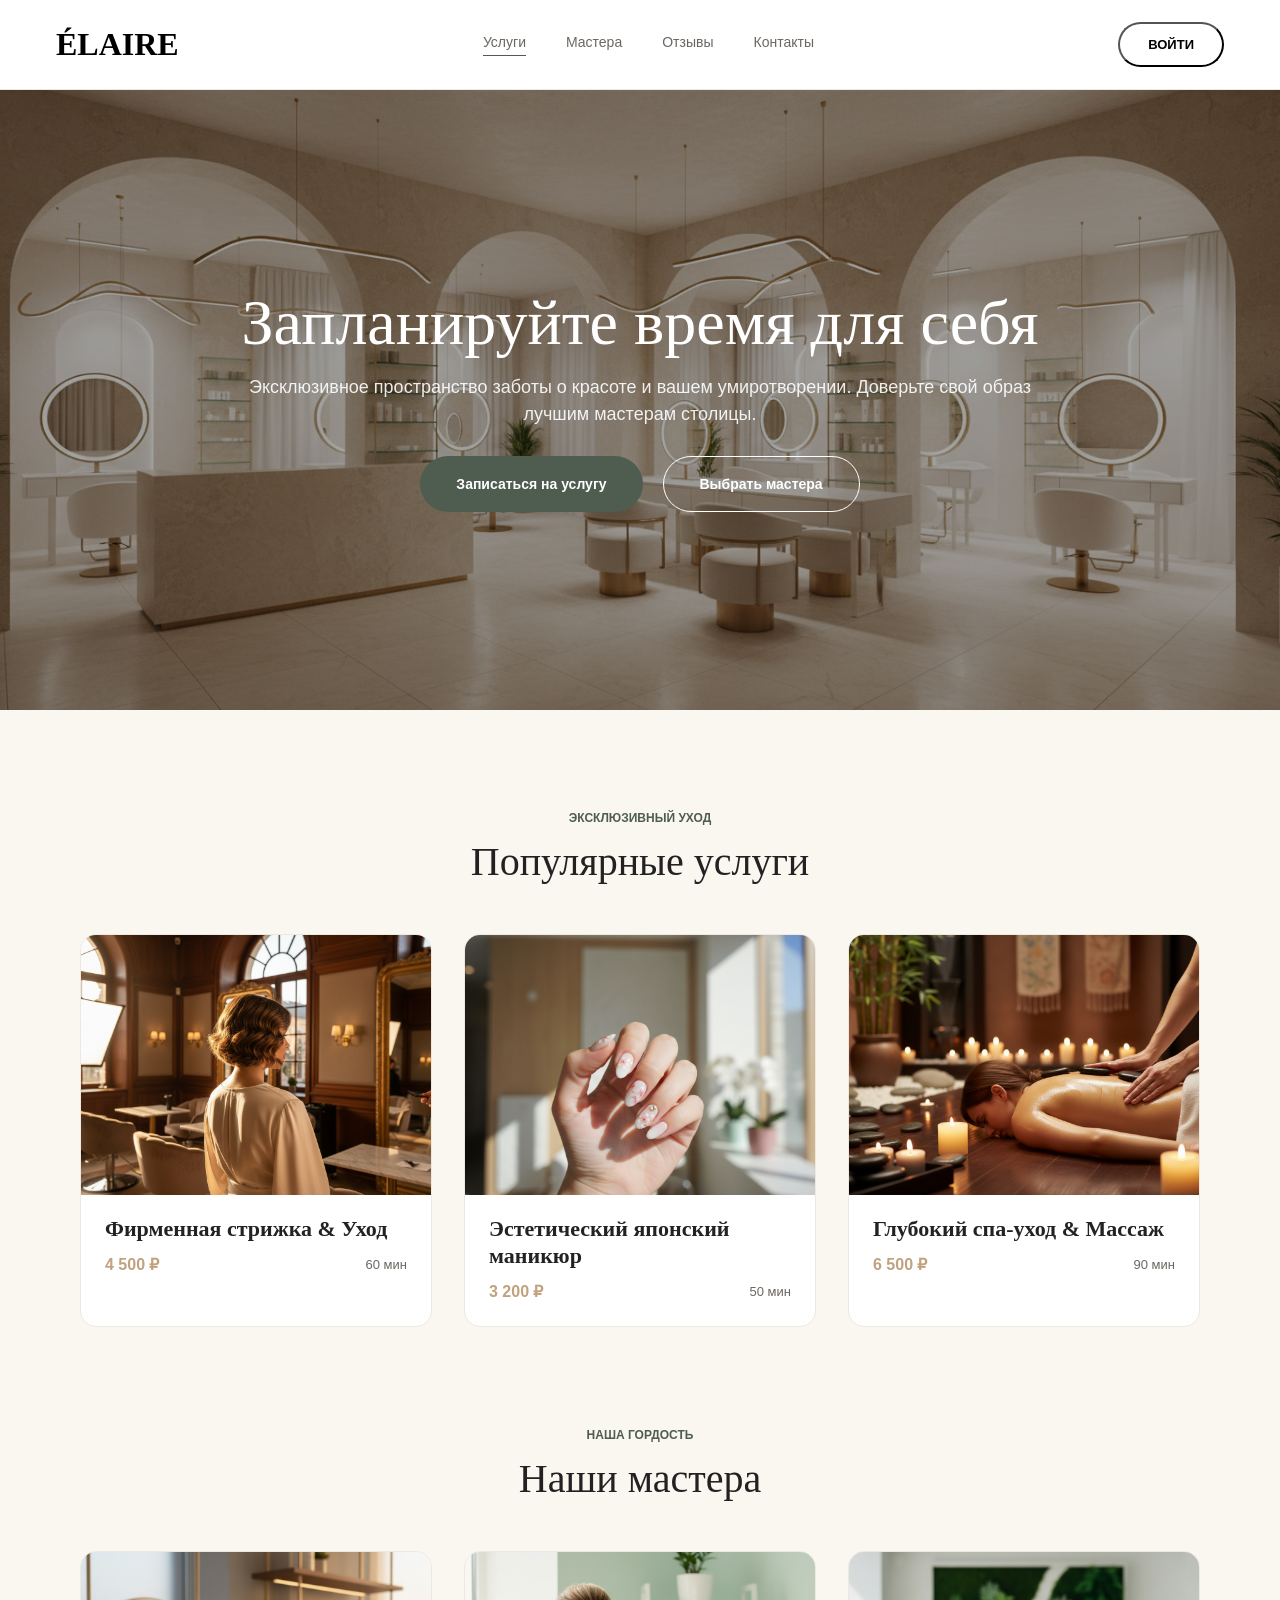
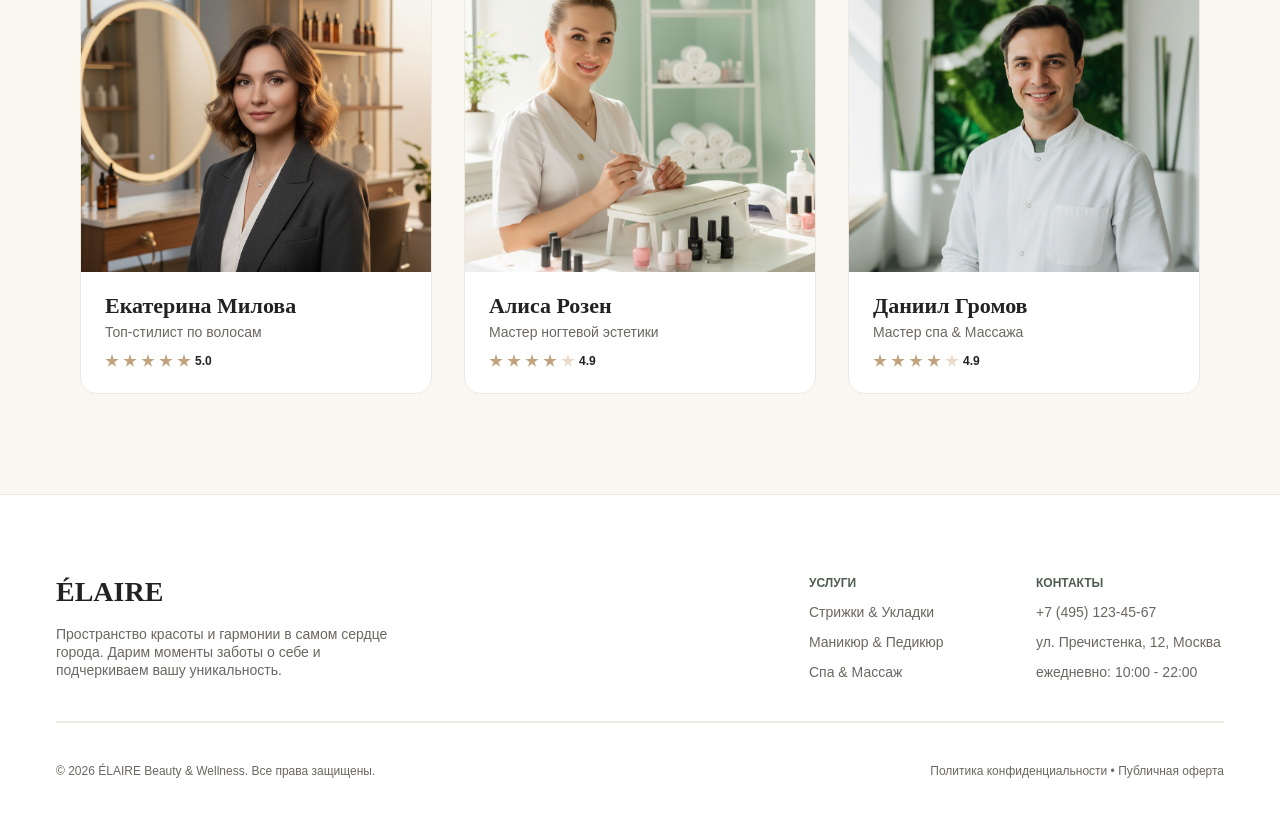
<file: frontend-1-complete/index.html>
<!DOCTYPE html>
<html lang="ru">
  <head>
    <meta charset="UTF-8" />
    <link rel="icon" type="image/svg+xml" href="/favicon.svg" />
    <meta name="viewport" content="width=device-width, initial-scale=1.0" />
    <title>ÉLAIRE — Салон услуг</title>
    <link rel="stylesheet" href="home.css" />
  </head>
  <body>
    <div class="page">
      <!-- header -->
      <header class="header">
        <div class="logo">
          <span class="logo-text">ÉLAIRE</span>
        </div>
        <nav class="nav-links">
          <div class="nav-item active"><a href="#">Услуги</a></div>
          <div class="nav-item"><a href="#">Мастера</a></div>
          <div class="nav-item"><a href="#">Отзывы</a></div>
          <div class="nav-item"><a href="#">Контакты</a></div>
        </nav>
        <button class="login-button"><span>Войти</span></button>
      </header>

      <!-- hero -->
      <section class="hero">
        <div class="hero-text-container">
          <h1 class="hero-title">Запланируйте время для себя</h1>
          <p class="hero-desc">
            Эксклюзивное пространство заботы о красоте и вашем умиротворении.
            Доверьте свой образ лучшим мастерам столицы.
          </p>
        </div>
        <div class="hero-ctas">
          <button
            class="cta-service"
            onclick="window.location.href='services.html'"
          >
            Записаться на услугу
          </button>
          <button class="cta-master">Выбрать мастера</button>
        </div>
      </section>

      <!-- popular services -->
      <section class="popular-services">
        <div class="section-header">
          <span class="section-tag">Эксклюзивный уход</span>
          <h2 class="section-title">Популярные услуги</h2>
        </div>
        <div class="services-grid">
          <article class="service-card">
            <div
              class="service-card-image"
              style="background-image: url('images/service-haircut.png')"
            ></div>
            <div class="service-card-body">
              <h3 class="service-card-title">Фирменная стрижка &amp; Уход</h3>
              <div class="service-card-meta">
                <span class="price">4 500 ₽</span>
                <span class="duration">60 мин</span>
              </div>
            </div>
          </article>
          <article class="service-card">
            <div
              class="service-card-image"
              style="background-image: url('images/service-manicure.png')"
            ></div>
            <div class="service-card-body">
              <h3 class="service-card-title">Эстетический японский маникюр</h3>
              <div class="service-card-meta">
                <span class="price">3 200 ₽</span>
                <span class="duration">50 мин</span>
              </div>
            </div>
          </article>
          <article class="service-card">
            <div
              class="service-card-image"
              style="background-image: url('images/service-spa.png')"
            ></div>
            <div class="service-card-body">
              <h3 class="service-card-title">Глубокий спа-уход &amp; Массаж</h3>
              <div class="service-card-meta">
                <span class="price">6 500 ₽</span>
                <span class="duration">90 мин</span>
              </div>
            </div>
          </article>
        </div>
      </section>

      <!-- our masters -->
      <section class="our-masters">
        <div class="section-header">
          <span class="section-tag">Наша гордость</span>
          <h2 class="section-title">Наши мастера</h2>
        </div>
        <div class="masters-grid">
          <article class="master-card">
            <div
              class="master-card-image"
              style="background-image: url('images/master-ekaterina.png')"
            ></div>
            <div class="master-card-body">
              <div class="master-info">
                <h3 class="master-name">Екатерина Милова</h3>
                <span class="master-role">Топ-стилист по волосам</span>
              </div>
              <div class="stars">
                <span class="star"></span>
                <span class="star"></span>
                <span class="star"></span>
                <span class="star"></span>
                <span class="star"></span>
                <span class="rating">5.0</span>
              </div>
            </div>
          </article>
          <article class="master-card">
            <div
              class="master-card-image"
              style="background-image: url('images/master-alisa.png')"
            ></div>
            <div class="master-card-body">
              <div class="master-info">
                <h3 class="master-name">Алиса Розен</h3>
                <span class="master-role">Мастер ногтевой эстетики</span>
              </div>
              <div class="stars">
                <span class="star"></span>
                <span class="star"></span>
                <span class="star"></span>
                <span class="star"></span>
                <span class="star star-empty"></span>
                <span class="rating">4.9</span>
              </div>
            </div>
          </article>
          <article class="master-card">
            <div
              class="master-card-image"
              style="background-image: url('images/master-daniil.png')"
            ></div>
            <div class="master-card-body">
              <div class="master-info">
                <h3 class="master-name">Даниил Громов</h3>
                <span class="master-role">Мастер спа &amp; Массажа</span>
              </div>
              <div class="stars">
                <span class="star"></span>
                <span class="star"></span>
                <span class="star"></span>
                <span class="star"></span>
                <span class="star star-empty"></span>
                <span class="rating">4.9</span>
              </div>
            </div>
          </article>
        </div>
      </section>

      <!-- footer -->
      <footer class="footer">
        <div class="footer-top">
          <div class="footer-brand">
            <span class="brand-name">ÉLAIRE</span>
            <span class="brand-desc"
              >Пространство красоты и гармонии в самом сердце города. Дарим
              моменты заботы о себе и подчеркиваем вашу уникальность.</span
            >
          </div>
          <div class="footer-links-row">
            <div class="links-col" style="width: 147px">
              <span class="col-title">Услуги</span>
              <a href="#">Стрижки &amp; Укладки</a>
              <a href="#">Маникюр &amp; Педикюр</a>
              <a href="#">Спа &amp; Массаж</a>
            </div>
            <div class="links-col" style="width: 188px">
              <span class="col-title">Контакты</span>
              <a href="#">+7 (495) 123-45-67</a>
              <a href="#">ул. Пречистенка, 12, Москва</a>
              <a href="#">ежедневно: 10:00 - 22:00</a>
            </div>
          </div>
        </div>
        <div class="footer-line"></div>
        <div class="footer-bottom">
          <span class="copy"
            >© 2026 ÉLAIRE Beauty &amp; Wellness. Все права защищены.</span
          >
          <span class="legal"
            >Политика конфиденциальности • Публичная оферта</span
          >
        </div>
      </footer>
    </div>
  </body>
</html>
</file>
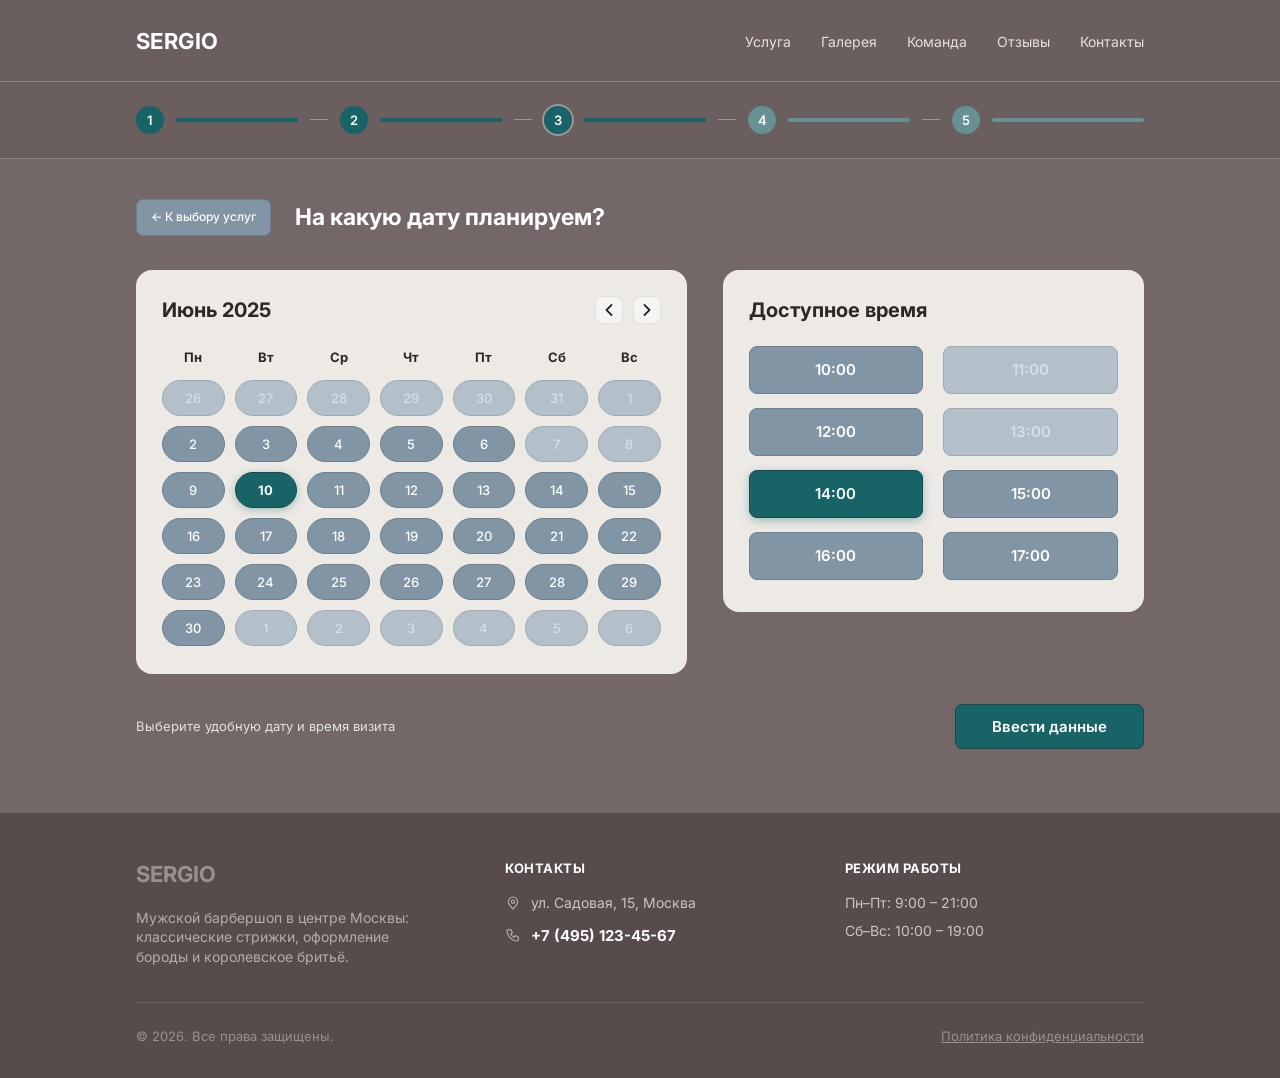
<file: frontend-1-practice/index.html>
<!DOCTYPE html>
<html lang="ru">
<head>
  <meta charset="UTF-8">
  <meta name="viewport" content="width=device-width, initial-scale=1.0">
  <title>SERGIO — Выбор даты и времени</title>
  <link rel="preconnect" href="https://fonts.googleapis.com">
  <link rel="preconnect" href="https://fonts.gstatic.com" crossorigin>
  <link href="https://fonts.googleapis.com/css2?family=Inter:wght@400;500;600;700&display=swap" rel="stylesheet">
  <link rel="stylesheet" href="styles.css">
</head>
<body>
<header class="header">
  <div class="container">
    <div class="header__top">
      <a href="#" class="logo">SERGIO</a>
      <nav class="nav" aria-label="Основная навигация">
        <ul class="nav__list">
          <li class="nav__item"><a href="#services" class="nav__link">Услуга</a></li>
          <li class="nav__item"><a href="#gallery" class="nav__link">Галерея</a></li>
          <li class="nav__item"><a href="#team" class="nav__link">Команда</a></li>
          <li class="nav__item"><a href="#reviews" class="nav__link">Отзывы</a></li>
          <li class="nav__item"><a href="#contacts" class="nav__link">Контакты</a></li>
        </ul>
      </nav>
    </div>
  </div>

  <div class="header__divider"></div>

  <div class="container">
    <nav class="steps" aria-label="Этапы записи">
      <ol class="steps__list">
        <li class="steps__item steps__item--done">
          <span class="steps__circle">1</span>
          <span class="steps__bar" aria-hidden="true"></span>
        </li>
        <li class="steps__item steps__item--done">
          <span class="steps__circle">2</span>
          <span class="steps__bar" aria-hidden="true"></span>
        </li>
        <li class="steps__item steps__item--done steps__item--current" aria-current="step">
          <span class="steps__circle">3</span>
          <span class="steps__bar" aria-hidden="true"></span>
        </li>
        <li class="steps__item">
          <span class="steps__circle">4</span>
          <span class="steps__bar" aria-hidden="true"></span>
        </li>
        <li class="steps__item">
          <span class="steps__circle">5</span>
          <span class="steps__bar" aria-hidden="true"></span>
        </li>
      </ol>
    </nav>
  </div>

  <div class="header__divider"></div>
</header>

<main class="main">
  <div class="container">
    <div class="booking-top">
      <a href="#services" class="btn btn--secondary btn--back">← К выбору услуг</a>
      <h1 class="booking-top__title">На какую дату планируем?</h1>
    </div>

    <div class="booking-grid">
      <!-- Левая карточка: Календарь -->
      <section class="card card--calendar" aria-labelledby="calendar-heading">
        <div class="calendar__header">
          <h2 id="calendar-heading" class="card__title">Июнь 2025</h2>
          <div class="calendar__controls">
            <button type="button" class="calendar__arrow" aria-label="Предыдущий месяц">
              <svg width="8" height="12" viewBox="0 0 8 12" fill="none" aria-hidden="true">
                <path d="M6.5 1L1.5 6L6.5 11" stroke="currentColor" stroke-width="1.8" stroke-linecap="round" stroke-linejoin="round"/>
              </svg>
            </button>
            <button type="button" class="calendar__arrow" aria-label="Следующий месяц">
              <svg width="8" height="12" viewBox="0 0 8 12" fill="none" aria-hidden="true">
                <path d="M1.5 1L6.5 6L1.5 11" stroke="currentColor" stroke-width="1.8" stroke-linecap="round" stroke-linejoin="round"/>
              </svg>
            </button>
          </div>
        </div>

        <div class="calendar__weekdays" aria-hidden="true">
          <span class="calendar__weekday">Пн</span>
          <span class="calendar__weekday">Вт</span>
          <span class="calendar__weekday">Ср</span>
          <span class="calendar__weekday">Чт</span>
          <span class="calendar__weekday">Пт</span>
          <span class="calendar__weekday">Сб</span>
          <span class="calendar__weekday">Вс</span>
        </div>

        <div class="calendar__days" role="group" aria-label="Даты июня 2025">
          <!-- 1 неделя -->
          <button type="button" class="day-btn day-btn--disabled" aria-label="26 мая 2025, недоступно" disabled>26</button>
          <button type="button" class="day-btn day-btn--disabled" aria-label="27 мая 2025, недоступно" disabled>27</button>
          <button type="button" class="day-btn day-btn--disabled" aria-label="28 мая 2025, недоступно" disabled>28</button>
          <button type="button" class="day-btn day-btn--disabled" aria-label="29 мая 2025, недоступно" disabled>29</button>
          <button type="button" class="day-btn day-btn--disabled" aria-label="30 мая 2025, недоступно" disabled>30</button>
          <button type="button" class="day-btn day-btn--disabled" aria-label="31 мая 2025, недоступно" disabled>31</button>
          <button type="button" class="day-btn day-btn--disabled" aria-label="1 июня 2025, недоступно" disabled>1</button>

          <!-- 2 неделя -->
          <button type="button" class="day-btn" aria-label="2 июня 2025" aria-pressed="false">2</button>
          <button type="button" class="day-btn" aria-label="3 июня 2025" aria-pressed="false">3</button>
          <button type="button" class="day-btn" aria-label="4 июня 2025" aria-pressed="false">4</button>
          <button type="button" class="day-btn" aria-label="5 июня 2025" aria-pressed="false">5</button>
          <button type="button" class="day-btn" aria-label="6 июня 2025" aria-pressed="false">6</button>
          <button type="button" class="day-btn day-btn--disabled" aria-label="7 июня 2025, недоступно" disabled>7</button>
          <button type="button" class="day-btn day-btn--disabled" aria-label="8 июня 2025, недоступно" disabled>8</button>

          <!-- 3 неделя -->
          <button type="button" class="day-btn" aria-label="9 июня 2025" aria-pressed="false">9</button>
          <button type="button" class="day-btn day-btn--selected" aria-label="10 июня 2025" aria-pressed="true">10</button>
          <button type="button" class="day-btn" aria-label="11 июня 2025" aria-pressed="false">11</button>
          <button type="button" class="day-btn" aria-label="12 июня 2025" aria-pressed="false">12</button>
          <button type="button" class="day-btn" aria-label="13 июня 2025" aria-pressed="false">13</button>
          <button type="button" class="day-btn" aria-label="14 июня 2025" aria-pressed="false">14</button>
          <button type="button" class="day-btn" aria-label="15 июня 2025" aria-pressed="false">15</button>

          <!-- 4 неделя -->
          <button type="button" class="day-btn" aria-label="16 июня 2025" aria-pressed="false">16</button>
          <button type="button" class="day-btn" aria-label="17 июня 2025" aria-pressed="false">17</button>
          <button type="button" class="day-btn" aria-label="18 июня 2025" aria-pressed="false">18</button>
          <button type="button" class="day-btn" aria-label="19 июня 2025" aria-pressed="false">19</button>
          <button type="button" class="day-btn" aria-label="20 июня 2025" aria-pressed="false">20</button>
          <button type="button" class="day-btn" aria-label="21 июня 2025" aria-pressed="false">21</button>
          <button type="button" class="day-btn" aria-label="22 июня 2025" aria-pressed="false">22</button>

          <!-- 5 неделя -->
          <button type="button" class="day-btn" aria-label="23 июня 2025" aria-pressed="false">23</button>
          <button type="button" class="day-btn" aria-label="24 июня 2025" aria-pressed="false">24</button>
          <button type="button" class="day-btn" aria-label="25 июня 2025" aria-pressed="false">25</button>
          <button type="button" class="day-btn" aria-label="26 июня 2025" aria-pressed="false">26</button>
          <button type="button" class="day-btn" aria-label="27 июня 2025" aria-pressed="false">27</button>
          <button type="button" class="day-btn" aria-label="28 июня 2025" aria-pressed="false">28</button>
          <button type="button" class="day-btn" aria-label="29 июня 2025" aria-pressed="false">29</button>

          <!-- 6 неделя -->
          <button type="button" class="day-btn" aria-label="30 июня 2025" aria-pressed="false">30</button>
          <button type="button" class="day-btn day-btn--disabled" aria-label="1 июля 2025, недоступно" disabled>1</button>
          <button type="button" class="day-btn day-btn--disabled" aria-label="2 июля 2025, недоступно" disabled>2</button>
          <button type="button" class="day-btn day-btn--disabled" aria-label="3 июля 2025, недоступно" disabled>3</button>
          <button type="button" class="day-btn day-btn--disabled" aria-label="4 июля 2025, недоступно" disabled>4</button>
          <button type="button" class="day-btn day-btn--disabled" aria-label="5 июля 2025, недоступно" disabled>5</button>
          <button type="button" class="day-btn day-btn--disabled" aria-label="6 июля 2025, недоступно" disabled>6</button>
        </div>
      </section>

      <!-- Правая карточка: Доступное время -->
      <section class="card card--time" aria-labelledby="time-heading">
        <h2 id="time-heading" class="card__title card__title--time">Доступное время</h2>

        <div class="time-slots" role="group" aria-label="Слоты времени">
          <button type="button" class="slot-btn" aria-pressed="false">10:00</button>
          <button type="button" class="slot-btn slot-btn--busy" aria-label="11:00, занято" disabled>11:00</button>

          <button type="button" class="slot-btn" aria-pressed="false">12:00</button>
          <button type="button" class="slot-btn slot-btn--busy" aria-label="13:00, занято" disabled>13:00</button>

          <button type="button" class="slot-btn slot-btn--selected" aria-pressed="true">14:00</button>
          <button type="button" class="slot-btn" aria-pressed="false">15:00</button>

          <button type="button" class="slot-btn" aria-pressed="false">16:00</button>
          <button type="button" class="slot-btn" aria-pressed="false">17:00</button>
        </div>
      </section>
    </div>

    <div class="booking-actions">
      <p class="booking-actions__hint">Выберите удобную дату и время визита</p>
      <button type="button" class="btn btn--primary btn--submit">Ввести данные</button>
    </div>
  </div>
</main>

<footer id="contacts" class="footer">
  <div class="container">
    <div class="footer__top">
      <div class="footer__brand">
        <div class="footer__logo">SERGIO</div>
        <p class="footer__desc">Мужской барбершоп в центре Москвы: классические стрижки, оформление бороды и королевское бритьё.</p>
      </div>

      <div class="footer__col">
        <h3 class="footer__heading">Контакты</h3>
        <address class="footer__address">
          <div class="footer__contact-item">
            <svg class="footer__icon" width="16" height="16" viewBox="0 0 24 24" fill="none" aria-hidden="true">
              <path d="M12 21C15.5 17.4 19 14.1764 19 10.2C19 6.22355 15.866 3 12 3C8.13401 3 5 6.22355 5 10.2C5 14.1764 8.5 17.4 12 21Z" stroke="currentColor" stroke-width="1.8" stroke-linecap="round" stroke-linejoin="round"/>
              <circle cx="12" cy="10" r="2.5" stroke="currentColor" stroke-width="1.8"/>
            </svg>
            <span>ул. Садовая, 15, Москва</span>
          </div>
          <div class="footer__contact-item">
            <svg class="footer__icon" width="16" height="16" viewBox="0 0 24 24" fill="none" aria-hidden="true">
              <path d="M5 4H9L11 9L8.5 10.5C9.57096 12.6715 11.3285 14.429 13.5 15.5L15 13L20 15V19C20 19.5304 19.7893 20.0391 19.4142 20.4142C19.0391 20.7893 18.5304 21 18 21C14.0993 20.763 10.4202 19.1065 7.65683 16.3432C4.8935 13.5798 3.23705 9.90074 3 6C3 5.46957 3.21071 4.96086 3.58579 4.58579C3.96086 4.21071 4.46957 4 5 4Z" stroke="currentColor" stroke-width="1.8" stroke-linecap="round" stroke-linejoin="round"/>
            </svg>
            <a href="tel:+74951234567" class="footer__phone">+7 (495) 123-45-67</a>
          </div>
        </address>
      </div>

      <div class="footer__col">
        <h3 class="footer__heading">Режим работы</h3>
        <ul class="footer__schedule">
          <li>Пн–Пт: 9:00 – 21:00</li>
          <li>Сб–Вс: 10:00 – 19:00</li>
        </ul>
      </div>
    </div>

    <div class="footer__bottom">
      <p class="footer__copyright">© 2026. Все права защищены.</p>
      <a href="#privacy" class="footer__policy">Политика конфиденциальности</a>
    </div>
  </div>
</footer>
</body>
</html>
</file>
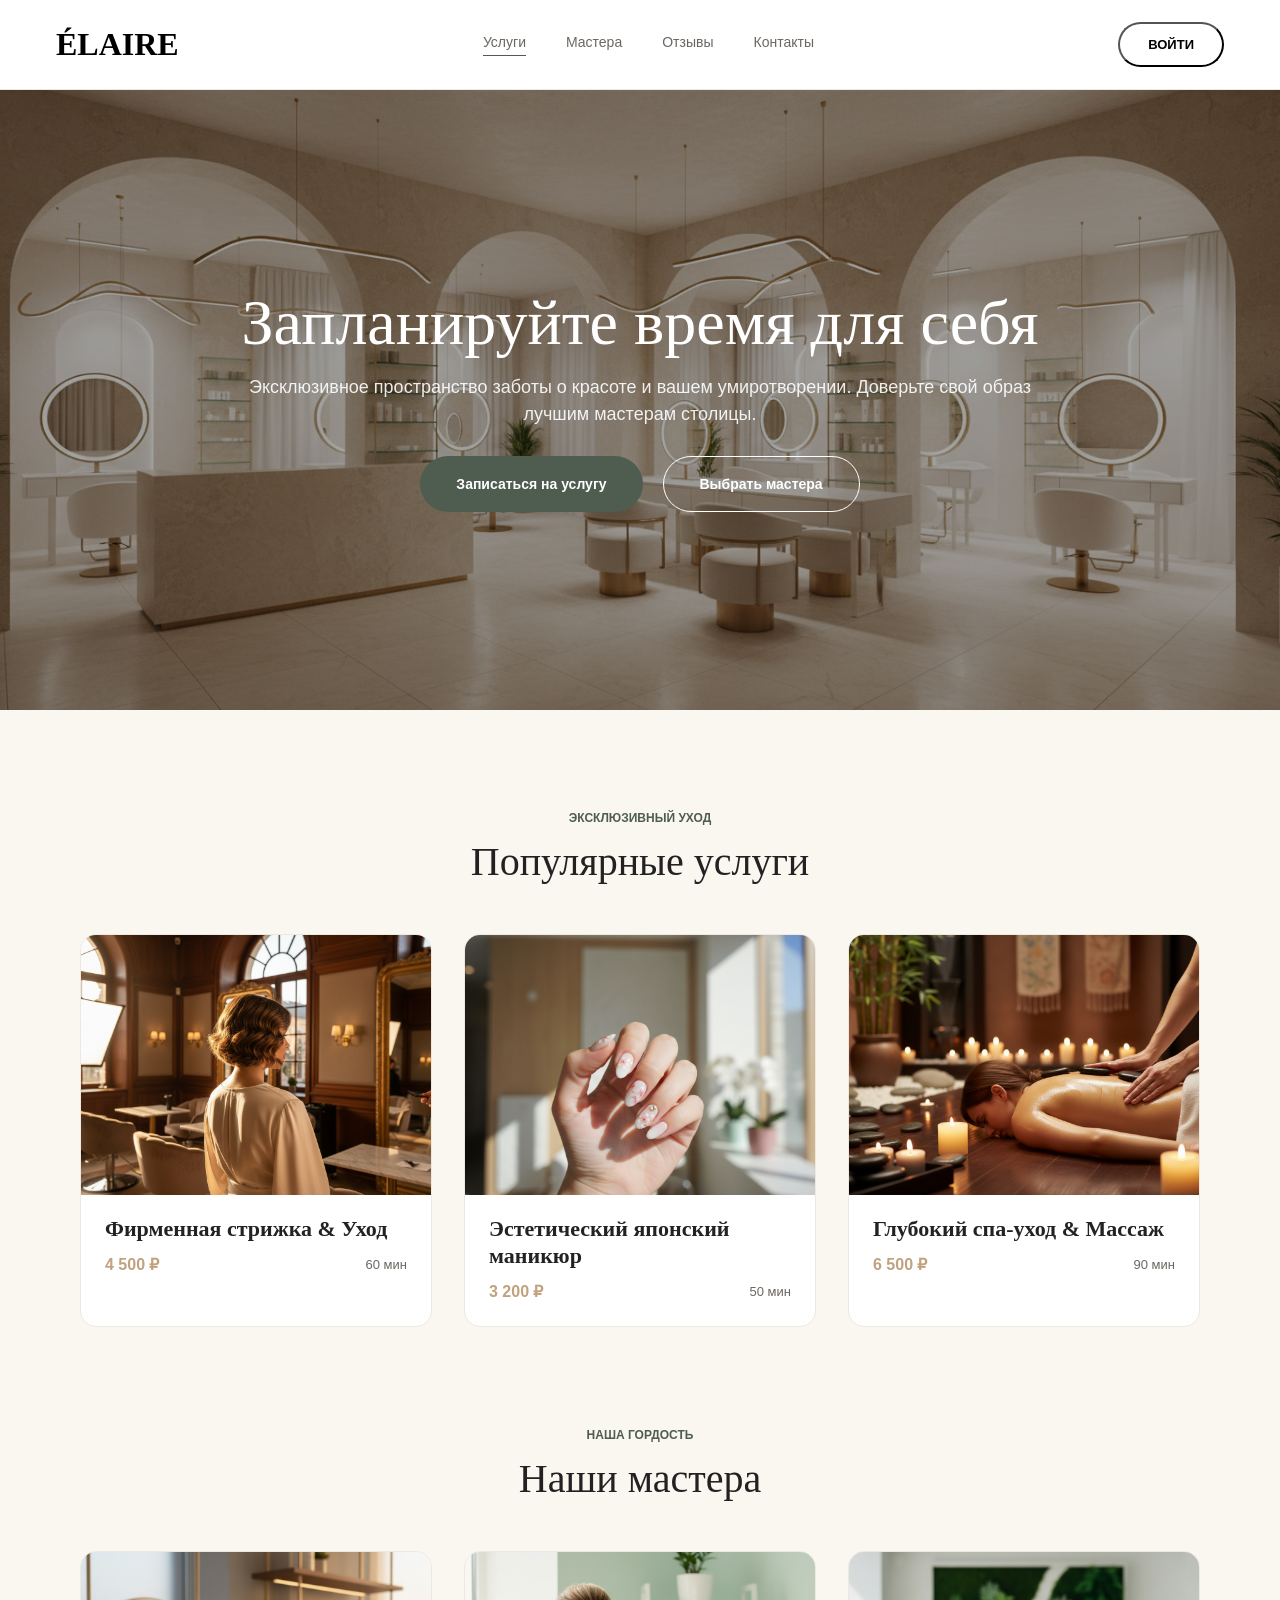
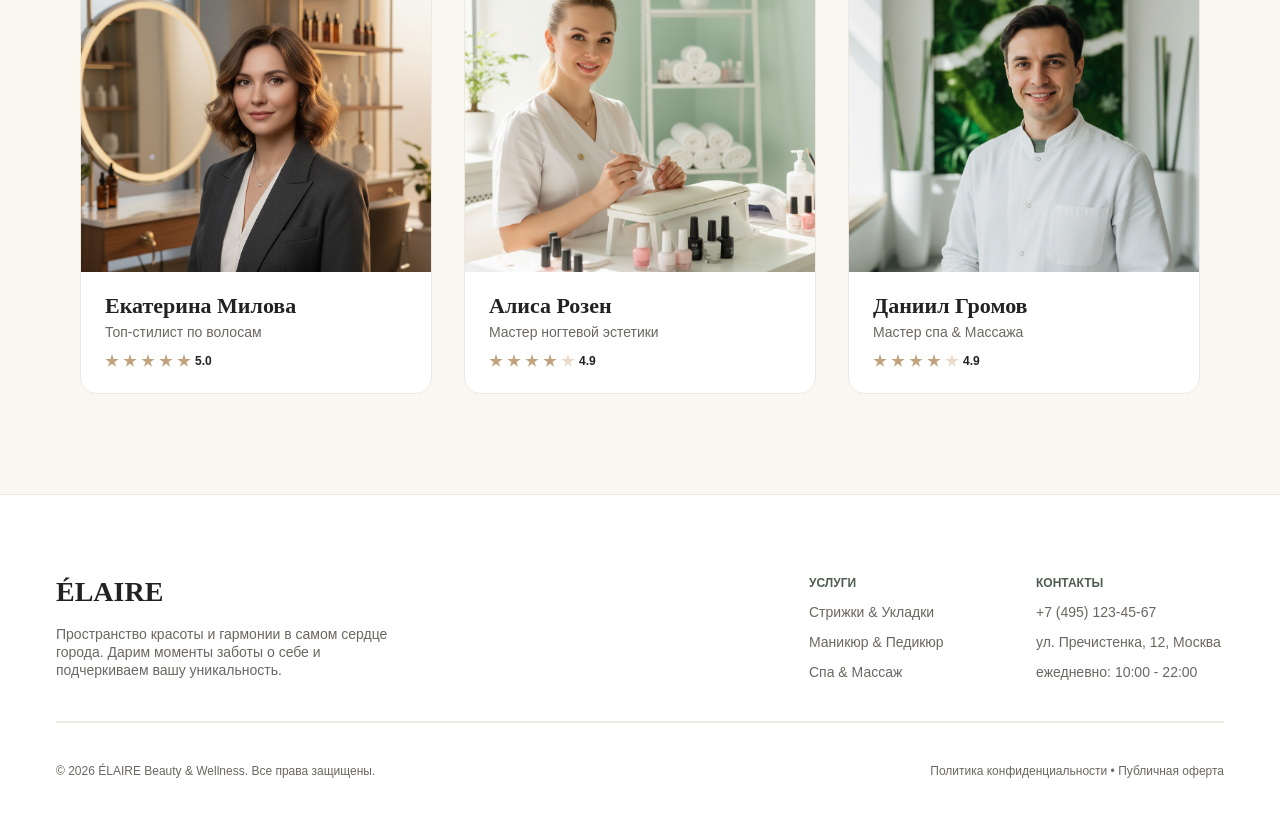
<file: frontend-2-complete/index.html>
<!DOCTYPE html>
<html lang="ru">
  <head>
    <meta charset="UTF-8" />
    <link rel="icon" type="image/svg+xml" href="/favicon.svg" />
    <meta name="viewport" content="width=device-width, initial-scale=1.0" />
    <title>ÉLAIRE — Салон услуг</title>
    <link rel="stylesheet" href="home.css" />
  </head>
  <body>
    <div class="page">
      <!-- header -->
      <header class="header">
        <div class="logo">
          <span class="logo-text">ÉLAIRE</span>
        </div>
        <nav class="nav-links">
          <div class="nav-item active"><a href="#">Услуги</a></div>
          <div class="nav-item"><a href="#">Мастера</a></div>
          <div class="nav-item"><a href="#">Отзывы</a></div>
          <div class="nav-item"><a href="#">Контакты</a></div>
        </nav>
        <button class="login-button"><span>Войти</span></button>
      </header>

      <!-- hero -->
      <section class="hero">
        <div class="hero-text-container">
          <h1 class="hero-title">Запланируйте время для себя</h1>
          <p class="hero-desc">
            Эксклюзивное пространство заботы о красоте и вашем умиротворении.
            Доверьте свой образ лучшим мастерам столицы.
          </p>
        </div>
        <div class="hero-ctas">
          <button class="cta-service">Записаться на услугу</button>
          <button class="cta-master">Выбрать мастера</button>
        </div>
      </section>

      <!-- popular services -->
      <section class="popular-services">
        <div class="section-header">
          <span class="section-tag">Эксклюзивный уход</span>
          <h2 class="section-title">Популярные услуги</h2>
        </div>
        <div class="services-grid">
          <article class="service-card">
            <div
              class="service-card-image"
              style="background-image: url('images/service-haircut.png')"
            ></div>
            <div class="service-card-body">
              <h3 class="service-card-title">Фирменная стрижка &amp; Уход</h3>
              <div class="service-card-meta">
                <span class="price">4 500 ₽</span>
                <span class="duration">60 мин</span>
              </div>
            </div>
          </article>
          <article class="service-card">
            <div
              class="service-card-image"
              style="background-image: url('images/service-manicure.png')"
            ></div>
            <div class="service-card-body">
              <h3 class="service-card-title">Эстетический японский маникюр</h3>
              <div class="service-card-meta">
                <span class="price">3 200 ₽</span>
                <span class="duration">50 мин</span>
              </div>
            </div>
          </article>
          <article class="service-card">
            <div
              class="service-card-image"
              style="background-image: url('images/service-spa.png')"
            ></div>
            <div class="service-card-body">
              <h3 class="service-card-title">Глубокий спа-уход &amp; Массаж</h3>
              <div class="service-card-meta">
                <span class="price">6 500 ₽</span>
                <span class="duration">90 мин</span>
              </div>
            </div>
          </article>
        </div>
      </section>

      <!-- our masters -->
      <section class="our-masters">
        <div class="section-header">
          <span class="section-tag">Наша гордость</span>
          <h2 class="section-title">Наши мастера</h2>
        </div>
        <div class="masters-grid">
          <article class="master-card">
            <div
              class="master-card-image"
              style="background-image: url('images/master-ekaterina.png')"
            ></div>
            <div class="master-card-body">
              <div class="master-info">
                <h3 class="master-name">Екатерина Милова</h3>
                <span class="master-role">Топ-стилист по волосам</span>
              </div>
              <div class="stars">
                <span class="star"></span>
                <span class="star"></span>
                <span class="star"></span>
                <span class="star"></span>
                <span class="star"></span>
                <span class="rating">5.0</span>
              </div>
            </div>
          </article>
          <article class="master-card">
            <div
              class="master-card-image"
              style="background-image: url('images/master-alisa.png')"
            ></div>
            <div class="master-card-body">
              <div class="master-info">
                <h3 class="master-name">Алиса Розен</h3>
                <span class="master-role">Мастер ногтевой эстетики</span>
              </div>
              <div class="stars">
                <span class="star"></span>
                <span class="star"></span>
                <span class="star"></span>
                <span class="star"></span>
                <span class="star star-empty"></span>
                <span class="rating">4.9</span>
              </div>
            </div>
          </article>
          <article class="master-card">
            <div
              class="master-card-image"
              style="background-image: url('images/master-daniil.png')"
            ></div>
            <div class="master-card-body">
              <div class="master-info">
                <h3 class="master-name">Даниил Громов</h3>
                <span class="master-role">Мастер спа &amp; Массажа</span>
              </div>
              <div class="stars">
                <span class="star"></span>
                <span class="star"></span>
                <span class="star"></span>
                <span class="star"></span>
                <span class="star star-empty"></span>
                <span class="rating">4.9</span>
              </div>
            </div>
          </article>
        </div>
      </section>

      <!-- footer -->
      <footer class="footer">
        <div class="footer-top">
          <div class="footer-brand">
            <span class="brand-name">ÉLAIRE</span>
            <span class="brand-desc"
              >Пространство красоты и гармонии в самом сердце города. Дарим
              моменты заботы о себе и подчеркиваем вашу уникальность.</span
            >
          </div>
          <div class="footer-links-row">
            <div class="links-col" style="width: 147px">
              <span class="col-title">Услуги</span>
              <a href="#">Стрижки &amp; Укладки</a>
              <a href="#">Маникюр &amp; Педикюр</a>
              <a href="#">Спа &amp; Массаж</a>
            </div>
            <div class="links-col" style="width: 188px">
              <span class="col-title">Контакты</span>
              <a href="#">+7 (495) 123-45-67</a>
              <a href="#">ул. Пречистенка, 12, Москва</a>
              <a href="#">ежедневно: 10:00 - 22:00</a>
            </div>
          </div>
        </div>
        <div class="footer-line"></div>
        <div class="footer-bottom">
          <span class="copy"
            >© 2026 ÉLAIRE Beauty &amp; Wellness. Все права защищены.</span
          >
          <span class="legal"
            >Политика конфиденциальности • Публичная оферта</span
          >
        </div>
      </footer>
    </div>
    <script src="./home.js"></script>
  </body>
</html>
</file>
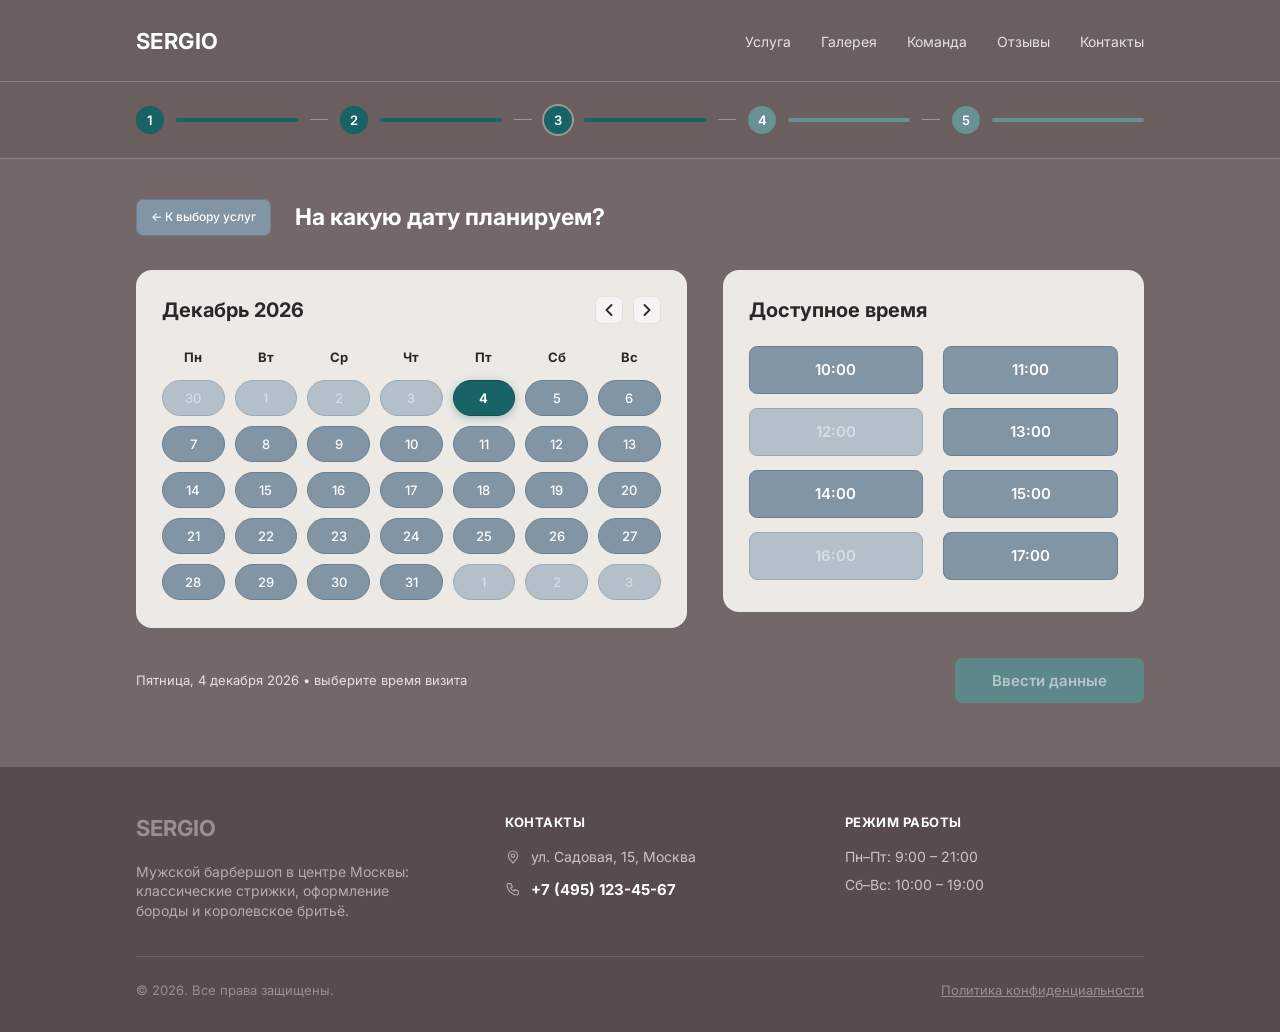
<file: frontend-2-practice/index.html>
<!DOCTYPE html>
<html lang="ru">
<head>
  <meta charset="UTF-8">
  <meta name="viewport" content="width=device-width, initial-scale=1.0">
  <title>SERGIO — Выбор даты и времени</title>
  <link rel="preconnect" href="https://fonts.googleapis.com">
  <link rel="preconnect" href="https://fonts.gstatic.com" crossorigin>
  <link href="https://fonts.googleapis.com/css2?family=Inter:wght@400;500;600;700&display=swap" rel="stylesheet">
  <link rel="stylesheet" href="styles.css">
</head>
<body>
<header class="header">
  <div class="container">
    <div class="header__top">
      <a href="#" class="logo">SERGIO</a>
      <nav class="nav" aria-label="Основная навигация">
        <ul class="nav__list">
          <li class="nav__item"><a href="#services" class="nav__link">Услуга</a></li>
          <li class="nav__item"><a href="#gallery" class="nav__link">Галерея</a></li>
          <li class="nav__item"><a href="#team" class="nav__link">Команда</a></li>
          <li class="nav__item"><a href="#reviews" class="nav__link">Отзывы</a></li>
          <li class="nav__item"><a href="#contacts" class="nav__link">Контакты</a></li>
        </ul>
      </nav>
    </div>
  </div>

  <div class="header__divider"></div>

  <div class="container">
    <nav class="steps" aria-label="Этапы записи">
      <ol class="steps__list">
        <li class="steps__item steps__item--done">
          <span class="steps__circle">1</span>
          <span class="steps__bar" aria-hidden="true"></span>
        </li>
        <li class="steps__item steps__item--done">
          <span class="steps__circle">2</span>
          <span class="steps__bar" aria-hidden="true"></span>
        </li>
        <li class="steps__item steps__item--done steps__item--current" aria-current="step">
          <span class="steps__circle">3</span>
          <span class="steps__bar" aria-hidden="true"></span>
        </li>
        <li class="steps__item">
          <span class="steps__circle">4</span>
          <span class="steps__bar" aria-hidden="true"></span>
        </li>
        <li class="steps__item">
          <span class="steps__circle">5</span>
          <span class="steps__bar" aria-hidden="true"></span>
        </li>
      </ol>
    </nav>
  </div>

  <div class="header__divider"></div>
</header>

<main class="main">
  <div class="container">
    <div class="booking-top">
      <a href="#services" class="btn btn--secondary btn--back">← К выбору услуг</a>
      <h1 class="booking-top__title">На какую дату планируем?</h1>
    </div>

    <div class="booking-grid">
      <!-- Левая карточка: Календарь -->
      <section class="card card--calendar" aria-labelledby="calendar-heading">
        <div class="calendar__header">
          <h2 id="calendar-heading" class="card__title"></h2>
          <div class="calendar__controls">
            <button type="button" class="calendar__arrow js-prev-month" aria-label="Предыдущий месяц">
              <svg width="8" height="12" viewBox="0 0 8 12" fill="none" aria-hidden="true">
                <path d="M6.5 1L1.5 6L6.5 11" stroke="currentColor" stroke-width="1.8" stroke-linecap="round" stroke-linejoin="round"/>
              </svg>
            </button>
            <button type="button" class="calendar__arrow js-next-month" aria-label="Следующий месяц">
              <svg width="8" height="12" viewBox="0 0 8 12" fill="none" aria-hidden="true">
                <path d="M1.5 1L6.5 6L1.5 11" stroke="currentColor" stroke-width="1.8" stroke-linecap="round" stroke-linejoin="round"/>
              </svg>
            </button>
          </div>
        </div>

        <div class="calendar__weekdays" aria-hidden="true">
          <span class="calendar__weekday">Пн</span>
          <span class="calendar__weekday">Вт</span>
          <span class="calendar__weekday">Ср</span>
          <span class="calendar__weekday">Чт</span>
          <span class="calendar__weekday">Пт</span>
          <span class="calendar__weekday">Сб</span>
          <span class="calendar__weekday">Вс</span>
        </div>

        <div class="calendar__days" role="group" aria-label="Даты месяца"></div>
      </section>

      <!-- Правая карточка: Доступное время -->
      <section class="card card--time" aria-labelledby="time-heading">
        <h2 id="time-heading" class="card__title card__title--time">Доступное время</h2>
        <div class="time-slots" role="group" aria-label="Слоты времени"></div>
      </section>
    </div>

    <div class="booking-actions">
      <p class="booking-actions__hint">Выберите удобную дату и время визита</p>
      <button type="button" class="btn btn--primary btn--submit" disabled>Ввести данные</button>
    </div>
  </div>
</main>

<footer id="contacts" class="footer">
  <div class="container">
    <div class="footer__top">
      <div class="footer__brand">
        <div class="footer__logo">SERGIO</div>
        <p class="footer__desc">Мужской барбершоп в центре Москвы: классические стрижки, оформление бороды и королевское бритьё.</p>
      </div>

      <div class="footer__col">
        <h3 class="footer__heading">Контакты</h3>
        <address class="footer__address">
          <div class="footer__contact-item">
            <svg class="footer__icon" width="16" height="16" viewBox="0 0 24 24" fill="none" aria-hidden="true">
              <path d="M12 21C15.5 17.4 19 14.1764 19 10.2C19 6.22355 15.866 3 12 3C8.13401 3 5 6.22355 5 10.2C5 14.1764 8.5 17.4 12 21Z" stroke="currentColor" stroke-width="1.8" stroke-linecap="round" stroke-linejoin="round"/>
              <circle cx="12" cy="10" r="2.5" stroke="currentColor" stroke-width="1.8"/>
            </svg>
            <span>ул. Садовая, 15, Москва</span>
          </div>
          <div class="footer__contact-item">
            <svg class="footer__icon" width="16" height="16" viewBox="0 0 24 24" fill="none" aria-hidden="true">
              <path d="M5 4H9L11 9L8.5 10.5C9.57096 12.6715 11.3285 14.429 13.5 15.5L15 13L20 15V19C20 19.5304 19.7893 20.0391 19.4142 20.4142C19.0391 20.7893 18.5304 21 18 21C14.0993 20.763 10.4202 19.1065 7.65683 16.3432C4.8935 13.5798 3.23705 9.90074 3 6C3 5.46957 3.21071 4.96086 3.58579 4.58579C3.96086 4.21071 4.46957 4 5 4Z" stroke="currentColor" stroke-width="1.8" stroke-linecap="round" stroke-linejoin="round"/>
            </svg>
            <a href="tel:+74951234567" class="footer__phone">+7 (495) 123-45-67</a>
          </div>
        </address>
      </div>

      <div class="footer__col">
        <h3 class="footer__heading">Режим работы</h3>
        <ul class="footer__schedule">
          <li>Пн–Пт: 9:00 – 21:00</li>
          <li>Сб–Вс: 10:00 – 19:00</li>
        </ul>
      </div>
    </div>

    <div class="footer__bottom">
      <p class="footer__copyright">© 2026. Все права защищены.</p>
      <a href="#privacy" class="footer__policy">Политика конфиденциальности</a>
    </div>
  </div>
</footer>

<script src="script.js"></script>
</body>
</html>
</file>
<file: frontend-1-complete/home.css>
/* ===== reset & base ===== */
* {
  margin: 0;
  padding: 0;
  box-sizing: border-box;
}

body {
  min-height: 100vh;
  font-family: "DM Sans", sans-serif;
}

.page {
  display: flex;
  flex-direction: column;
  min-height: 100vh;
  background: #faf6f0;
}

/* ===== header ===== */
.header {
  display: flex;
  flex-direction: row;
  justify-content: space-between;
  align-items: center;
  padding: 0px 56px;
  height: 90px;
  background: #ffffff;
  border-bottom: 1px solid #ede8e1;
}

.logo-text {
  font-family: "Cormorant Garamond", serif;
  font-weight: 600;
  font-size: 32px;
  line-height: 39px;
  cursor: pointer;
}

.nav-links {
  display: flex;
  flex-direction: row;
  gap: 40px;
}

.nav-item {
  padding-bottom: 4px;
  border-bottom: 1.5px solid transparent;
}

.nav-item.active {
  border-bottom-color: #4f5d50;
}

.nav-item a {
  font-size: 14px;
  line-height: 18px;
  color: #6b6661;
  text-decoration: none;
}

.login-button {
  padding: 12px 28px;
  border-radius: 100px;
  background: transparent;
  cursor: pointer;
  font-weight: 600;
  font-size: 13px;
  line-height: 17px;
  text-transform: uppercase;
}

/* ===== hero ===== */
.hero {
  display: flex;
  flex-direction: column;
  justify-content: center;
  align-items: center;
  padding: 0px 80px;
  gap: 28px;
  height: 620px;
  background: linear-gradient(0deg, rgba(0, 0, 0, 0.35), rgba(0, 0, 0, 0.35)),
    url("./images/hero-salon.png") center / cover no-repeat;
}

.hero-text-container {
  display: flex;
  flex-direction: column;
  align-items: center;
  gap: 16px;
  max-width: 800px;
}

.hero-title {
  font-family: "Cormorant Garamond", serif;
  font-weight: 400;
  font-size: 64px;
  line-height: 1.1;
  text-align: center;
  color: #ffffff;
}

.hero-desc {
  font-size: 18px;
  line-height: 1.5;
  text-align: center;
  color: #ffffff;
  opacity: 0.9;
}

.hero-ctas {
  display: flex;
  flex-direction: row;
  gap: 20px;
}

.cta-service {
  padding: 18px 36px;
  background: #4f5d50;
  border-radius: 100px;
  border: none;
  cursor: pointer;
  font-weight: 600;
  font-size: 14px;
  line-height: 18px;
  color: #ffffff;
}

.cta-service:hover {
  background: #3d4a3e;
}

.cta-master {
  padding: 18px 36px;
  background: transparent;
  border: 1px solid #ffffff;
  border-radius: 100px;
  cursor: pointer;
  font-weight: 600;
  font-size: 14px;
  line-height: 18px;
  color: #ffffff;
}

.cta-master:hover {
  background: rgba(255, 255, 255, 0.1);
}

/* ===== section header ===== */
.section-header {
  display: flex;
  flex-direction: column;
  align-items: center;
  gap: 12px;
  width: 100%;
}

.section-tag {
  font-weight: 700;
  font-size: 12px;
  line-height: 16px;
  text-transform: uppercase;
  color: #4f5d50;
}

.section-title {
  font-family: "Cormorant Garamond", serif;
  font-weight: 500;
  font-size: 40px;
  line-height: 48px;
  color: #222222;
}

/* ===== popular services ===== */
.popular-services {
  display: flex;
  flex-direction: column;
  align-items: flex-start;
  padding: 100px 80px 80px;
  gap: 48px;
  background: #faf6f0;
}

.services-grid {
  display: flex;
  flex-direction: row;
  gap: 32px;
  width: 100%;
}

.service-card {
  display: flex;
  flex-direction: column;
  align-items: flex-start;
  gap: 20px;
  flex: 1;
  padding-bottom: 24px;
  background: #ffffff;
  border: 1px solid #ede8e1;
  border-radius: 16px;
  overflow: hidden;
}

.service-card-image {
  width: 100%;
  height: 260px;
  background-size: cover;
  background-position: center;
  background-repeat: no-repeat;
}

.service-card-image--haircut {
  background-image: url("../images/service-haircut.png");
}

.service-card-image--manicure {
  background-image: url("../images/service-manicure.png");
}

.service-card-image--spa {
  background-image: url("../images/service-spa.png");
}

.service-card-body {
  display: flex;
  flex-direction: column;
  gap: 12px;
  padding: 0 24px;
  width: 100%;
}

.service-card-title {
  font-family: "Cormorant Garamond", serif;
  font-weight: 600;
  font-size: 22px;
  line-height: 27px;
  color: #222222;
}

.service-card-meta {
  display: flex;
  flex-direction: row;
  justify-content: space-between;
  align-items: center;
}

.service-card-meta .price {
  font-weight: 600;
  font-size: 16px;
  line-height: 21px;
  color: #c1a27e;
}

.service-card-meta .duration {
  font-size: 13px;
  line-height: 17px;
  color: #6b6661;
}

/* ===== our masters ===== */
.our-masters {
  display: flex;
  flex-direction: column;
  align-items: flex-start;
  padding: 20px 80px 100px;
  gap: 48px;
  background: #faf6f0;
}

.masters-grid {
  display: flex;
  flex-direction: row;
  gap: 32px;
  width: 100%;
}

.master-card {
  display: flex;
  flex-direction: column;
  align-items: flex-start;
  gap: 20px;
  flex: 1;
  padding-bottom: 24px;
  background: #ffffff;
  border: 1px solid #ede8e1;
  border-radius: 16px;
  overflow: hidden;
}

.master-card-image {
  width: 100%;
  height: 320px;
  background-size: cover;
  background-position: center;
  background-repeat: no-repeat;
}

.master-card-image--ekaterina {
  background-image: url("../images/master-ekaterina.png");
}

.master-card-image--alisa {
  background-image: url("../images/master-alisa.png");
}

.master-card-image--daniil {
  background-image: url("../images/master-daniil.png");
}

.master-card-body {
  display: flex;
  flex-direction: column;
  gap: 12px;
  padding: 0 24px;
  width: 100%;
}

.master-info {
  display: flex;
  flex-direction: column;
  gap: 4px;
}

.master-name {
  font-family: "Cormorant Garamond", serif;
  font-weight: 600;
  font-size: 22px;
  line-height: 27px;
  color: #222222;
}

.master-role {
  font-size: 14px;
  line-height: 18px;
  color: #6b6661;
}

.stars {
  display: flex;
  flex-direction: row;
  align-items: center;
  gap: 4px;
}

.star {
  width: 14px;
  height: 14px;
  background: #c1a27e;
  clip-path: polygon(
    50% 0%,
    61% 35%,
    98% 35%,
    68% 57%,
    79% 91%,
    50% 70%,
    21% 91%,
    32% 57%,
    2% 35%,
    39% 35%
  );
}

.star-empty {
  background: #eadbc8;
}

.rating {
  font-weight: 600;
  font-size: 12px;
  line-height: 16px;
  color: #222222;
}

/* ===== footer ===== */
.footer {
  background: #ffffff;
  display: flex;
  flex-direction: column;
  padding: 80px 56px 48px;
  border-top: 1px solid #ede8e1;
  margin-top: auto;
}

.footer-top {
  display: flex;
  flex-direction: row;
  justify-content: space-between;
  gap: 20px;
}

.footer-brand {
  display: flex;
  flex-direction: column;
  gap: 16px;
}

.footer-brand .brand-name {
  font-family: "Cormorant Garamond", serif;
  font-style: normal;
  font-weight: 600;
  font-size: 28px;
  line-height: 34px;
  color: #222222;
}

.footer-brand .brand-desc {
  max-width: 360px;
  font-size: 14px;
  line-height: 18px;
  color: #6b6661;
}

.footer-links-row {
  display: flex;
  flex-direction: row;
  gap: 80px;
}

.links-col {
  display: flex;
  flex-direction: column;
  gap: 12px;
}

.links-col .col-title {
  font-weight: 600;
  font-size: 12px;
  line-height: 16px;
  text-transform: uppercase;
  color: #4f5d50;
}

.links-col a {
  font-size: 14px;
  line-height: 18px;
  color: #6b6661;
  text-decoration: none;
}

.footer-line {
  border: 1px solid #ede8e1;
  margin-top: 40px;
  margin-bottom: 40px;
}

.footer-bottom {
  display: flex;
  flex-direction: row;
  justify-content: space-between;
  align-items: center;
  flex-grow: 0;
}

.footer-bottom .copy {
  font-size: 12px;
  line-height: 16px;
  color: #6b6661;
}

.footer-bottom .legal {
  font-size: 12px;
  line-height: 16px;
  color: #6b6661;
  margin-left: 20px;
}
</file>
<file: frontend-1-practice/styles.css>
*,
*::before,
*::after {
  box-sizing: border-box;
  margin: 0;
  padding: 0;
}

:root {
  --bg-header: #6a5e5e;
  --bg-main: #746767;
  --bg-footer: #574b4b;
  --bg-card: #edeae6;

  --text-light: #ffffff;
  --text-soft: #e6e1e1;
  --text-muted: #9b8f8f;
  --text-dark: #2c2626;

  /* Кнопка основная и состояние selected (бирюзовая из UI-kit) */
  --primary-bg: #176366;
  --primary-border: #114c4e;
  --primary-hover-bg: #3b7b7e;
  --primary-active-bg: #125053;
  --primary-disabled-bg: #5d888a;

  /* Кнопка/слот второстепенная (серо-голубая из UI-kit) */
  --secondary-bg: #8195a5;
  --secondary-border: #6b8090;
  --secondary-hover-bg: #91a4b3;
  --secondary-active-bg: #6a7f8f;
  --disabled-bg: #b3c0ca;
  --disabled-border: #9daab5;
  --disabled-text: #d7dfe5;

  /* Прогресс-бар */
  --step-done: #176366;
  --step-todo: #679192;
  --line-divider: rgba(255, 255, 255, 0.22);

  --focus-dark-bg: #ffffff;
  --focus-light-bg: #114c4e;
}

html,
body {
  height: 100%;
}

body {
  display: flex;
  flex-direction: column;
  min-height: 100vh;
  font-family: 'Inter', system-ui, -apple-system, BlinkMacSystemFont, 'Segoe UI', sans-serif;
  background-color: var(--bg-main);
  color: var(--text-light);
  line-height: 1.4;
}

.container {
  width: 100%;
  max-width: 1080px;
  margin: 0 auto;
  padding: 0 36px;
}

/* ================= HEADER & STEPS ================= */

.header {
  background-color: var(--bg-header);
}

.header__top {
  display: flex;
  align-items: center;
  justify-content: space-between;
  padding: 26px 0 24px;
}

.logo {
  font-size: 22px;
  font-weight: 700;
  letter-spacing: 0.02em;
  color: var(--text-light);
  text-decoration: none;
  border-radius: 4px;
}

.logo:hover {
  opacity: 0.85;
}

.logo:focus-visible {
  outline: 2px solid var(--focus-dark-bg);
  outline-offset: 4px;
}

.nav__list {
  display: flex;
  align-items: center;
  gap: 30px;
  list-style: none;
}

.nav__link {
  font-size: 14px;
  font-weight: 400;
  color: var(--text-soft);
  text-decoration: none;
  border-radius: 4px;
  transition: color 0.15s ease;
}

.nav__link:hover {
  color: var(--text-light);
  text-decoration: underline;
}

.nav__link:focus-visible {
  outline: 2px solid var(--focus-dark-bg);
  outline-offset: 4px;
}

.header__divider {
  width: 100%;
  height: 1px;
  background-color: var(--line-divider);
}

.steps {
  padding: 24px 0;
}

.steps__list {
  display: flex;
  align-items: center;
  gap: 12px;
  list-style: none;
}

.steps__item {
  display: flex;
  align-items: center;
  gap: 12px;
  flex: 1;
}

.steps__item:not(:last-child)::after {
  content: '';
  width: 18px;
  height: 1px;
  flex-shrink: 0;
  background-color: rgba(255, 255, 255, 0.35);
}

.steps__circle {
  display: flex;
  align-items: center;
  justify-content: center;
  width: 28px;
  height: 28px;
  flex-shrink: 0;
  border-radius: 50%;
  background-color: var(--step-todo);
  color: var(--text-light);
  font-size: 13px;
  font-weight: 600;
}

.steps__bar {
  flex: 1;
  height: 4px;
  border-radius: 2px;
  background-color: var(--step-todo);
}

.steps__item--done .steps__circle,
.steps__item--done .steps__bar {
  background-color: var(--step-done);
}

.steps__item--current .steps__circle {
  box-shadow: 0 0 0 2px rgba(255, 255, 255, 0.35);
}

/* ================= MAIN ================= */

.main {
  flex: 1;
  background-color: var(--bg-main);
  padding: 40px 0 64px;
}

.booking-top {
  display: flex;
  align-items: center;
  gap: 24px;
  margin-bottom: 34px;
}

.booking-top__title {
  font-size: 23px;
  font-weight: 700;
  color: var(--text-light);
}

/* Общие стили кнопок (по UI-kit) */
.btn {
  display: inline-flex;
  align-items: center;
  justify-content: center;
  font-family: inherit;
  font-weight: 600;
  text-decoration: none;
  border-radius: 7px;
  cursor: pointer;
  transition: background-color 0.15s ease, box-shadow 0.15s ease, color 0.15s ease;
}

.btn:focus-visible {
  outline: 2px solid var(--focus-dark-bg);
  outline-offset: 3px;
}

.btn--secondary {
  background-color: var(--secondary-bg);
  border: 1px solid var(--secondary-border);
  color: var(--text-light);
}

.btn--secondary:hover {
  background-color: var(--secondary-hover-bg);
  color: #edf2f6;
  box-shadow: 0 3px 10px rgba(0, 0, 0, 0.15);
}

.btn--secondary:active {
  background-color: var(--secondary-active-bg);
}

.btn--back {
  padding: 9px 14px;
  font-size: 12px;
  font-weight: 500;
}

.btn--primary {
  background-color: var(--primary-bg);
  border: 1px solid var(--primary-border);
  color: var(--text-light);
}

.btn--primary:hover {
  background-color: var(--primary-hover-bg);
  color: #e6efef;
  box-shadow: 0 4px 12px rgba(0, 0, 0, 0.2);
}

.btn--primary:active {
  background-color: var(--primary-active-bg);
}

.btn--submit {
  padding: 12px 36px;
  font-size: 15px;
}

/* Две карточки */
.booking-grid {
  display: flex;
  align-items: flex-start;
  gap: 36px;
}

.card {
  background-color: var(--bg-card);
  border-radius: 16px;
  color: var(--text-dark);
}

.card--calendar {
  flex: 1.35;
  padding: 26px 26px 28px;
}

.card--time {
  flex: 1;
  padding: 26px 26px 32px;
}

.card__title {
  font-size: 20px;
  font-weight: 700;
  color: var(--text-dark);
}

.card__title--time {
  margin-bottom: 22px;
}

/* Календарь */
.calendar__header {
  display: flex;
  align-items: center;
  justify-content: space-between;
  margin-bottom: 24px;
}

.calendar__controls {
  display: flex;
  align-items: center;
  gap: 10px;
}

.calendar__arrow {
  display: inline-flex;
  align-items: center;
  justify-content: center;
  width: 28px;
  height: 28px;
  border-radius: 7px;
  border: 1px solid rgba(0, 0, 0, 0.08);
  background-color: #f6f4f2;
  color: var(--text-dark);
  cursor: pointer;
  transition: background-color 0.15s ease, box-shadow 0.15s ease;
}

.calendar__arrow:hover {
  background-color: #ffffff;
  box-shadow: 0 2px 6px rgba(0, 0, 0, 0.1);
}

.calendar__arrow:active {
  background-color: #e3dfdc;
}

.calendar__arrow:focus-visible {
  outline: 2px solid var(--focus-light-bg);
  outline-offset: 2px;
}

.calendar__weekdays {
  display: grid;
  grid-template-columns: repeat(7, 1fr);
  gap: 10px;
  margin-bottom: 14px;
}

.calendar__weekday {
  text-align: center;
  font-size: 13px;
  font-weight: 700;
  color: var(--text-dark);
}

.calendar__days {
  display: grid;
  grid-template-columns: repeat(7, 1fr);
  gap: 10px;
}

.day-btn {
  display: inline-flex;
  align-items: center;
  justify-content: center;
  min-width: 0;
  height: 36px;
  border-radius: 999px;
  border: 1px solid var(--secondary-border);
  background-color: var(--secondary-bg);
  color: var(--text-light);
  font-family: inherit;
  font-size: 13px;
  font-weight: 500;
  cursor: pointer;
  transition: background-color 0.15s ease, box-shadow 0.15s ease, border-color 0.15s ease;
}

.day-btn:hover:not(:disabled):not(.day-btn--selected) {
  background-color: var(--secondary-hover-bg);
  box-shadow: 0 2px 8px rgba(0, 0, 0, 0.15);
}

.day-btn:active:not(:disabled) {
  background-color: var(--secondary-active-bg);
}

.day-btn:focus-visible {
  outline: 3px solid var(--focus-light-bg);
  outline-offset: 2px;
}

.day-btn--selected {
  background-color: var(--primary-bg);
  border-color: var(--primary-border);
  color: var(--text-light);
  font-weight: 700;
  box-shadow: 0 2px 8px rgba(23, 99, 102, 0.35);
}

.day-btn--selected:hover:not(:disabled) {
  background-color: var(--primary-hover-bg);
}

.day-btn--disabled,
.day-btn:disabled {
  background-color: var(--disabled-bg);
  border-color: var(--disabled-border);
  color: var(--disabled-text);
  cursor: not-allowed;
}

/* Слоты времени */
.time-slots {
  display: grid;
  grid-template-columns: repeat(2, 1fr);
  gap: 14px 20px;
}

.slot-btn {
  display: inline-flex;
  align-items: center;
  justify-content: center;
  height: 48px;
  border-radius: 8px;
  border: 1px solid var(--secondary-border);
  background-color: var(--secondary-bg);
  color: var(--text-light);
  font-family: inherit;
  font-size: 15px;
  font-weight: 600;
  cursor: pointer;
  transition: background-color 0.15s ease, box-shadow 0.15s ease, border-color 0.15s ease;
}

.slot-btn:hover:not(:disabled):not(.slot-btn--selected) {
  background-color: var(--secondary-hover-bg);
  box-shadow: 0 3px 10px rgba(0, 0, 0, 0.15);
}

.slot-btn:active:not(:disabled) {
  background-color: var(--secondary-active-bg);
}

.slot-btn:focus-visible {
  outline: 3px solid var(--focus-light-bg);
  outline-offset: 2px;
}

.slot-btn--selected {
  background-color: var(--primary-bg);
  border-color: var(--primary-border);
  color: var(--text-light);
  box-shadow: 0 3px 10px rgba(23, 99, 102, 0.35);
}

.slot-btn--selected:hover:not(:disabled) {
  background-color: var(--primary-hover-bg);
}

.slot-btn--busy,
.slot-btn:disabled {
  background-color: var(--disabled-bg);
  border-color: var(--disabled-border);
  color: var(--disabled-text);
  cursor: not-allowed;
}

/* Нижняя панель под карточками */
.booking-actions {
  display: flex;
  align-items: center;
  justify-content: space-between;
  margin-top: 30px;
}

.booking-actions__hint {
  font-size: 13px;
  color: var(--text-soft);
}

/* ================= FOOTER ================= */

.footer {
  background-color: var(--bg-footer);
  padding: 46px 0 32px;
}

.footer__top {
  display: flex;
  justify-content: space-between;
  gap: 40px;
  padding-bottom: 36px;
}

.footer__brand {
  flex: 1.1;
}

.footer__logo {
  font-size: 22px;
  font-weight: 700;
  color: var(--text-muted);
  margin-bottom: 18px;
}

.footer__desc {
  max-width: 280px;
  font-size: 14px;
  color: #b7acac;
}

.footer__col {
  flex: 1;
}

.footer__heading {
  font-size: 13px;
  font-weight: 700;
  letter-spacing: 0.04em;
  text-transform: uppercase;
  color: var(--text-light);
  margin-bottom: 16px;
}

.footer__address {
  display: flex;
  flex-direction: column;
  gap: 12px;
  font-style: normal;
}

.footer__contact-item {
  display: flex;
  align-items: center;
  gap: 10px;
  color: #ccc5c5;
  font-size: 14px;
}

.footer__icon {
  flex-shrink: 0;
  color: #b4aaaa;
}

.footer__phone {
  color: var(--text-light);
  font-size: 15px;
  font-weight: 700;
  text-decoration: none;
  border-radius: 4px;
}

.footer__phone:hover {
  text-decoration: underline;
}

.footer__phone:focus-visible {
  outline: 2px solid var(--focus-dark-bg);
  outline-offset: 3px;
}

.footer__schedule {
  display: flex;
  flex-direction: column;
  gap: 8px;
  list-style: none;
  font-size: 14px;
  color: #ccc5c5;
}

.footer__bottom {
  display: flex;
  align-items: center;
  justify-content: space-between;
  padding-top: 24px;
  border-top: 1px solid rgba(255, 255, 255, 0.12);
  font-size: 13px;
  color: var(--text-muted);
}

.footer__policy {
  color: var(--text-muted);
  text-decoration: underline;
  border-radius: 4px;
}

.footer__policy:hover {
  color: var(--text-light);
}

.footer__policy:focus-visible {
  outline: 2px solid var(--focus-dark-bg);
  outline-offset: 3px;
}

/* ================= АДАПТИВ ================= */

@media (max-width: 900px) {
  .booking-grid {
    flex-direction: column;
  }

  .card--calendar,
  .card--time {
    width: 100%;
    flex: none;
  }

  .footer__top {
    flex-direction: column;
    gap: 28px;
  }
}

@media (max-width: 640px) {
  .container {
    padding: 0 20px;
  }

  .header__top {
    flex-direction: column;
    align-items: flex-start;
    gap: 16px;
  }

  .nav__list {
    flex-wrap: wrap;
    gap: 16px;
  }

  .booking-top {
    flex-direction: column;
    align-items: flex-start;
    gap: 14px;
  }

  .booking-actions {
    flex-direction: column;
    align-items: stretch;
    gap: 16px;
  }

  .footer__bottom {
    flex-direction: column;
    align-items: flex-start;
    gap: 12px;
  }
}

@media (max-width: 480px) {
  .container {
    padding: 0 12px;
  }

  .steps {
    padding: 16px 0;
  }

  .steps__list {
    gap: 6px;
  }

  .steps__item {
    gap: 6px;
  }

  .steps__item:not(:last-child)::after {
    width: 8px;
  }

  .steps__circle {
    width: 24px;
    height: 24px;
    font-size: 12px;
  }

  .main {
    padding: 28px 0 44px;
  }

  .card--calendar,
  .card--time {
    padding: 18px 14px 20px;
  }

  .calendar__header {
    margin-bottom: 16px;
  }

  .calendar__weekdays {
    gap: 4px;
    margin-bottom: 10px;
  }

  .calendar__weekday {
    font-size: 11px;
  }

  .calendar__days {
    gap: 4px;
  }

  .day-btn {
    height: 30px;
    font-size: 12px;
  }

  .time-slots {
    gap: 10px 12px;
  }

  .slot-btn {
    height: 42px;
    font-size: 14px;
  }
}
</file>
<file: frontend-2-complete/home.css>
/* ===== reset & base ===== */
* {
  margin: 0;
  padding: 0;
  box-sizing: border-box;
}

body {
  min-height: 100vh;
  font-family: "DM Sans", sans-serif;
}

.page {
  display: flex;
  flex-direction: column;
  min-height: 100vh;
  background: #faf6f0;
}

/* ===== header ===== */
.header {
  display: flex;
  flex-direction: row;
  justify-content: space-between;
  align-items: center;
  padding: 0px 56px;
  height: 90px;
  background: #ffffff;
  border-bottom: 1px solid #ede8e1;
}

.logo-text {
  font-family: "Cormorant Garamond", serif;
  font-weight: 600;
  font-size: 32px;
  line-height: 39px;
  cursor: pointer;
}

.nav-links {
  display: flex;
  flex-direction: row;
  gap: 40px;
}

.nav-item {
  padding-bottom: 4px;
  border-bottom: 1.5px solid transparent;
}

.nav-item.active {
  border-bottom-color: #4f5d50;
}

.nav-item a {
  font-size: 14px;
  line-height: 18px;
  color: #6b6661;
  text-decoration: none;
}

.login-button {
  padding: 12px 28px;
  border-radius: 100px;
  background: transparent;
  cursor: pointer;
  font-weight: 600;
  font-size: 13px;
  line-height: 17px;
  text-transform: uppercase;
}

/* ===== hero ===== */
.hero {
  display: flex;
  flex-direction: column;
  justify-content: center;
  align-items: center;
  padding: 0px 80px;
  gap: 28px;
  height: 620px;
  background: linear-gradient(0deg, rgba(0, 0, 0, 0.35), rgba(0, 0, 0, 0.35)),
    url("./images/hero-salon.png") center / cover no-repeat;
}

.hero-text-container {
  display: flex;
  flex-direction: column;
  align-items: center;
  gap: 16px;
  max-width: 800px;
}

.hero-title {
  font-family: "Cormorant Garamond", serif;
  font-weight: 400;
  font-size: 64px;
  line-height: 1.1;
  text-align: center;
  color: #ffffff;
}

.hero-desc {
  font-size: 18px;
  line-height: 1.5;
  text-align: center;
  color: #ffffff;
  opacity: 0.9;
}

.hero-ctas {
  display: flex;
  flex-direction: row;
  gap: 20px;
}

.cta-service {
  padding: 18px 36px;
  background: #4f5d50;
  border-radius: 100px;
  border: none;
  cursor: pointer;
  font-weight: 600;
  font-size: 14px;
  line-height: 18px;
  color: #ffffff;
}

.cta-service:hover {
  background: #3d4a3e;
}

.cta-master {
  padding: 18px 36px;
  background: transparent;
  border: 1px solid #ffffff;
  border-radius: 100px;
  cursor: pointer;
  font-weight: 600;
  font-size: 14px;
  line-height: 18px;
  color: #ffffff;
}

.cta-master:hover {
  background: rgba(255, 255, 255, 0.1);
}

/* ===== section header ===== */
.section-header {
  display: flex;
  flex-direction: column;
  align-items: center;
  gap: 12px;
  width: 100%;
}

.section-tag {
  font-weight: 700;
  font-size: 12px;
  line-height: 16px;
  text-transform: uppercase;
  color: #4f5d50;
}

.section-title {
  font-family: "Cormorant Garamond", serif;
  font-weight: 500;
  font-size: 40px;
  line-height: 48px;
  color: #222222;
}

/* ===== popular services ===== */
.popular-services {
  display: flex;
  flex-direction: column;
  align-items: flex-start;
  padding: 100px 80px 80px;
  gap: 48px;
  background: #faf6f0;
}

.services-grid {
  display: flex;
  flex-direction: row;
  gap: 32px;
  width: 100%;
}

.service-card {
  display: flex;
  flex-direction: column;
  align-items: flex-start;
  gap: 20px;
  flex: 1;
  padding-bottom: 24px;
  background: #ffffff;
  border: 1px solid #ede8e1;
  border-radius: 16px;
  overflow: hidden;
}

.service-card-image {
  width: 100%;
  height: 260px;
  background-size: cover;
  background-position: center;
  background-repeat: no-repeat;
}

.service-card-image--haircut {
  background-image: url("../images/service-haircut.png");
}

.service-card-image--manicure {
  background-image: url("../images/service-manicure.png");
}

.service-card-image--spa {
  background-image: url("../images/service-spa.png");
}

.service-card-body {
  display: flex;
  flex-direction: column;
  gap: 12px;
  padding: 0 24px;
  width: 100%;
}

.service-card-title {
  font-family: "Cormorant Garamond", serif;
  font-weight: 600;
  font-size: 22px;
  line-height: 27px;
  color: #222222;
}

.service-card-meta {
  display: flex;
  flex-direction: row;
  justify-content: space-between;
  align-items: center;
}

.service-card-meta .price {
  font-weight: 600;
  font-size: 16px;
  line-height: 21px;
  color: #c1a27e;
}

.service-card-meta .duration {
  font-size: 13px;
  line-height: 17px;
  color: #6b6661;
}

/* ===== our masters ===== */
.our-masters {
  display: flex;
  flex-direction: column;
  align-items: flex-start;
  padding: 20px 80px 100px;
  gap: 48px;
  background: #faf6f0;
}

.masters-grid {
  display: flex;
  flex-direction: row;
  gap: 32px;
  width: 100%;
}

.master-card {
  display: flex;
  flex-direction: column;
  align-items: flex-start;
  gap: 20px;
  flex: 1;
  padding-bottom: 24px;
  background: #ffffff;
  border: 1px solid #ede8e1;
  border-radius: 16px;
  overflow: hidden;
}

.master-card-image {
  width: 100%;
  height: 320px;
  background-size: cover;
  background-position: center;
  background-repeat: no-repeat;
}

.master-card-image--ekaterina {
  background-image: url("../images/master-ekaterina.png");
}

.master-card-image--alisa {
  background-image: url("../images/master-alisa.png");
}

.master-card-image--daniil {
  background-image: url("../images/master-daniil.png");
}

.master-card-body {
  display: flex;
  flex-direction: column;
  gap: 12px;
  padding: 0 24px;
  width: 100%;
}

.master-info {
  display: flex;
  flex-direction: column;
  gap: 4px;
}

.master-name {
  font-family: "Cormorant Garamond", serif;
  font-weight: 600;
  font-size: 22px;
  line-height: 27px;
  color: #222222;
}

.master-role {
  font-size: 14px;
  line-height: 18px;
  color: #6b6661;
}

.stars {
  display: flex;
  flex-direction: row;
  align-items: center;
  gap: 4px;
}

.star {
  width: 14px;
  height: 14px;
  background: #c1a27e;
  clip-path: polygon(
    50% 0%,
    61% 35%,
    98% 35%,
    68% 57%,
    79% 91%,
    50% 70%,
    21% 91%,
    32% 57%,
    2% 35%,
    39% 35%
  );
}

.star-empty {
  background: #eadbc8;
}

.rating {
  font-weight: 600;
  font-size: 12px;
  line-height: 16px;
  color: #222222;
}

/* ===== footer ===== */
.footer {
  background: #ffffff;
  display: flex;
  flex-direction: column;
  padding: 80px 56px 48px;
  border-top: 1px solid #ede8e1;
  margin-top: auto;
}

.footer-top {
  display: flex;
  flex-direction: row;
  justify-content: space-between;
  gap: 20px;
}

.footer-brand {
  display: flex;
  flex-direction: column;
  gap: 16px;
}

.footer-brand .brand-name {
  font-family: "Cormorant Garamond", serif;
  font-style: normal;
  font-weight: 600;
  font-size: 28px;
  line-height: 34px;
  color: #222222;
}

.footer-brand .brand-desc {
  max-width: 360px;
  font-size: 14px;
  line-height: 18px;
  color: #6b6661;
}

.footer-links-row {
  display: flex;
  flex-direction: row;
  gap: 80px;
}

.links-col {
  display: flex;
  flex-direction: column;
  gap: 12px;
}

.links-col .col-title {
  font-weight: 600;
  font-size: 12px;
  line-height: 16px;
  text-transform: uppercase;
  color: #4f5d50;
}

.links-col a {
  font-size: 14px;
  line-height: 18px;
  color: #6b6661;
  text-decoration: none;
}

.footer-line {
  border: 1px solid #ede8e1;
  margin-top: 40px;
  margin-bottom: 40px;
}

.footer-bottom {
  display: flex;
  flex-direction: row;
  justify-content: space-between;
  align-items: center;
  flex-grow: 0;
}

.footer-bottom .copy {
  font-size: 12px;
  line-height: 16px;
  color: #6b6661;
}

.footer-bottom .legal {
  font-size: 12px;
  line-height: 16px;
  color: #6b6661;
  margin-left: 20px;
}
</file>
<file: frontend-2-practice/styles.css>
*,
*::before,
*::after {
  box-sizing: border-box;
  margin: 0;
  padding: 0;
}

:root {
  --bg-header: #6a5e5e;
  --bg-main: #746767;
  --bg-footer: #574b4b;
  --bg-card: #edeae6;

  --text-light: #ffffff;
  --text-soft: #e6e1e1;
  --text-muted: #9b8f8f;
  --text-dark: #2c2626;

  /* Кнопка основная и состояние selected */
  --primary-bg: #176366;
  --primary-border: #114c4e;
  --primary-hover-bg: #3b7b7e;
  --primary-active-bg: #125053;
  --primary-disabled-bg: #5d888a;

  /* Кнопка/слот второстепенная */
  --secondary-bg: #8195a5;
  --secondary-border: #6b8090;
  --secondary-hover-bg: #91a4b3;
  --secondary-active-bg: #6a7f8f;
  --disabled-bg: #b3c0ca;
  --disabled-border: #9daab5;
  --disabled-text: #d7dfe5;

  /* Прогресс-бар */
  --step-done: #176366;
  --step-todo: #679192;
  --line-divider: rgba(255, 255, 255, 0.22);

  --focus-dark-bg: #ffffff;
  --focus-light-bg: #114c4e;
}

html,
body {
  height: 100%;
}

body {
  display: flex;
  flex-direction: column;
  min-height: 100vh;
  font-family: 'Inter', system-ui, -apple-system, BlinkMacSystemFont, 'Segoe UI', sans-serif;
  background-color: var(--bg-main);
  color: var(--text-light);
  line-height: 1.4;
}

.container {
  width: 100%;
  max-width: 1080px;
  margin: 0 auto;
  padding: 0 36px;
}

/* ================= HEADER & STEPS ================= */

.header {
  background-color: var(--bg-header);
}

.header__top {
  display: flex;
  align-items: center;
  justify-content: space-between;
  padding: 26px 0 24px;
}

.logo {
  font-size: 22px;
  font-weight: 700;
  letter-spacing: 0.02em;
  color: var(--text-light);
  text-decoration: none;
  border-radius: 4px;
}

.logo:hover {
  opacity: 0.85;
}

.logo:focus-visible {
  outline: 2px solid var(--focus-dark-bg);
  outline-offset: 4px;
}

.nav__list {
  display: flex;
  align-items: center;
  gap: 30px;
  list-style: none;
}

.nav__link {
  font-size: 14px;
  font-weight: 400;
  color: var(--text-soft);
  text-decoration: none;
  border-radius: 4px;
  transition: color 0.15s ease;
}

.nav__link:hover {
  color: var(--text-light);
  text-decoration: underline;
}

.nav__link:focus-visible {
  outline: 2px solid var(--focus-dark-bg);
  outline-offset: 4px;
}

.header__divider {
  width: 100%;
  height: 1px;
  background-color: var(--line-divider);
}

.steps {
  padding: 24px 0;
}

.steps__list {
  display: flex;
  align-items: center;
  gap: 12px;
  list-style: none;
}

.steps__item {
  display: flex;
  align-items: center;
  gap: 12px;
  flex: 1;
}

.steps__item:not(:last-child)::after {
  content: '';
  width: 18px;
  height: 1px;
  flex-shrink: 0;
  background-color: rgba(255, 255, 255, 0.35);
}

.steps__circle {
  display: flex;
  align-items: center;
  justify-content: center;
  width: 28px;
  height: 28px;
  flex-shrink: 0;
  border-radius: 50%;
  background-color: var(--step-todo);
  color: var(--text-light);
  font-size: 13px;
  font-weight: 600;
}

.steps__bar {
  flex: 1;
  height: 4px;
  border-radius: 2px;
  background-color: var(--step-todo);
}

.steps__item--done .steps__circle,
.steps__item--done .steps__bar {
  background-color: var(--step-done);
}

.steps__item--current .steps__circle {
  box-shadow: 0 0 0 2px rgba(255, 255, 255, 0.35);
}

/* ================= MAIN ================= */

.main {
  flex: 1;
  background-color: var(--bg-main);
  padding: 40px 0 64px;
}

.booking-top {
  display: flex;
  align-items: center;
  gap: 24px;
  margin-bottom: 34px;
}

.booking-top__title {
  font-size: 23px;
  font-weight: 700;
  color: var(--text-light);
}

/* Общие стили кнопок (по UI-kit) */
.btn {
  display: inline-flex;
  align-items: center;
  justify-content: center;
  font-family: inherit;
  font-weight: 600;
  text-decoration: none;
  border-radius: 7px;
  cursor: pointer;
  transition: background-color 0.15s ease, box-shadow 0.15s ease, color 0.15s ease;
}

.btn:focus-visible {
  outline: 2px solid var(--focus-dark-bg);
  outline-offset: 3px;
}

.btn--secondary {
  background-color: var(--secondary-bg);
  border: 1px solid var(--secondary-border);
  color: var(--text-light);
}

.btn--secondary:hover {
  background-color: var(--secondary-hover-bg);
  color: #edf2f6;
  box-shadow: 0 3px 10px rgba(0, 0, 0, 0.15);
}

.btn--secondary:active {
  background-color: var(--secondary-active-bg);
}

.btn--back {
  padding: 9px 14px;
  font-size: 12px;
  font-weight: 500;
}

.btn--primary {
  background-color: var(--primary-bg);
  border: 1px solid var(--primary-border);
  color: var(--text-light);
}

.btn--primary:hover:not(:disabled) {
  background-color: var(--primary-hover-bg);
  color: #e6efef;
  box-shadow: 0 4px 12px rgba(0, 0, 0, 0.2);
}

.btn--primary:active:not(:disabled) {
  background-color: var(--primary-active-bg);
}

.btn--primary:disabled {
  background-color: var(--primary-disabled-bg);
  border-color: var(--primary-disabled-bg);
  color: #b5c7c8;
  cursor: not-allowed;
  box-shadow: none;
}

.btn--submit {
  padding: 12px 36px;
  font-size: 15px;
}

/* Две карточки */
.booking-grid {
  display: flex;
  align-items: flex-start;
  gap: 36px;
}

.card {
  background-color: var(--bg-card);
  border-radius: 16px;
  color: var(--text-dark);
}

.card--calendar {
  flex: 1.35;
  padding: 26px 26px 28px;
}

.card--time {
  flex: 1;
  padding: 26px 26px 32px;
}

.card__title {
  font-size: 20px;
  font-weight: 700;
  color: var(--text-dark);
}

.card__title--time {
  margin-bottom: 22px;
}

/* Календарь */
.calendar__header {
  display: flex;
  align-items: center;
  justify-content: space-between;
  margin-bottom: 24px;
}

.calendar__controls {
  display: flex;
  align-items: center;
  gap: 10px;
}

.calendar__arrow {
  display: inline-flex;
  align-items: center;
  justify-content: center;
  width: 28px;
  height: 28px;
  border-radius: 7px;
  border: 1px solid rgba(0, 0, 0, 0.08);
  background-color: #f6f4f2;
  color: var(--text-dark);
  cursor: pointer;
  transition: background-color 0.15s ease, box-shadow 0.15s ease;
}

.calendar__arrow:hover {
  background-color: #ffffff;
  box-shadow: 0 2px 6px rgba(0, 0, 0, 0.1);
}

.calendar__arrow:active {
  background-color: #e3dfdc;
}

.calendar__arrow:focus-visible {
  outline: 2px solid var(--focus-light-bg);
  outline-offset: 2px;
}

.calendar__weekdays {
  display: grid;
  grid-template-columns: repeat(7, 1fr);
  gap: 10px;
  margin-bottom: 14px;
}

.calendar__weekday {
  text-align: center;
  font-size: 13px;
  font-weight: 700;
  color: var(--text-dark);
}

.calendar__days {
  display: grid;
  grid-template-columns: repeat(7, 1fr);
  gap: 10px;
}

.day-btn {
  display: inline-flex;
  align-items: center;
  justify-content: center;
  min-width: 0;
  height: 36px;
  border-radius: 999px;
  border: 1px solid var(--secondary-border);
  background-color: var(--secondary-bg);
  color: var(--text-light);
  font-family: inherit;
  font-size: 13px;
  font-weight: 500;
  cursor: pointer;
  transition: background-color 0.15s ease, box-shadow 0.15s ease, border-color 0.15s ease;
}

.day-btn:hover:not(:disabled):not(.day-btn--selected) {
  background-color: var(--secondary-hover-bg);
  box-shadow: 0 2px 8px rgba(0, 0, 0, 0.15);
}

.day-btn:active:not(:disabled) {
  background-color: var(--secondary-active-bg);
}

.day-btn:focus-visible {
  outline: 3px solid var(--focus-light-bg);
  outline-offset: 2px;
}

.day-btn--selected {
  background-color: var(--primary-bg);
  border-color: var(--primary-border);
  color: var(--text-light);
  font-weight: 700;
  box-shadow: 0 2px 8px rgba(23, 99, 102, 0.35);
}

.day-btn--selected:hover:not(:disabled) {
  background-color: var(--primary-hover-bg);
}

.day-btn--disabled,
.day-btn:disabled {
  background-color: var(--disabled-bg);
  border-color: var(--disabled-border);
  color: var(--disabled-text);
  cursor: not-allowed;
}

/* Слоты времени */
.time-slots {
  display: grid;
  grid-template-columns: repeat(2, 1fr);
  gap: 14px 20px;
}

.slot-btn {
  display: inline-flex;
  align-items: center;
  justify-content: center;
  height: 48px;
  border-radius: 8px;
  border: 1px solid var(--secondary-border);
  background-color: var(--secondary-bg);
  color: var(--text-light);
  font-family: inherit;
  font-size: 15px;
  font-weight: 600;
  cursor: pointer;
  transition: background-color 0.15s ease, box-shadow 0.15s ease, border-color 0.15s ease;
}

.slot-btn:hover:not(:disabled):not(.slot-btn--selected) {
  background-color: var(--secondary-hover-bg);
  box-shadow: 0 3px 10px rgba(0, 0, 0, 0.15);
}

.slot-btn:active:not(:disabled) {
  background-color: var(--secondary-active-bg);
}

.slot-btn:focus-visible {
  outline: 3px solid var(--focus-light-bg);
  outline-offset: 2px;
}

.slot-btn--selected {
  background-color: var(--primary-bg);
  border-color: var(--primary-border);
  color: var(--text-light);
  box-shadow: 0 3px 10px rgba(23, 99, 102, 0.35);
}

.slot-btn--selected:hover:not(:disabled) {
  background-color: var(--primary-hover-bg);
}

.slot-btn--busy,
.slot-btn:disabled {
  background-color: var(--disabled-bg);
  border-color: var(--disabled-border);
  color: var(--disabled-text);
  cursor: not-allowed;
}

/* Нижняя панель под карточками */
.booking-actions {
  display: flex;
  align-items: center;
  justify-content: space-between;
  margin-top: 30px;
}

.booking-actions__hint {
  font-size: 13px;
  color: var(--text-soft);
}

/* ================= FOOTER ================= */

.footer {
  background-color: var(--bg-footer);
  padding: 46px 0 32px;
}

.footer__top {
  display: flex;
  justify-content: space-between;
  gap: 40px;
  padding-bottom: 36px;
}

.footer__brand {
  flex: 1.1;
}

.footer__logo {
  font-size: 22px;
  font-weight: 700;
  color: var(--text-muted);
  margin-bottom: 18px;
}

.footer__desc {
  max-width: 280px;
  font-size: 14px;
  color: #b7acac;
}

.footer__col {
  flex: 1;
}

.footer__heading {
  font-size: 13px;
  font-weight: 700;
  letter-spacing: 0.04em;
  text-transform: uppercase;
  color: var(--text-light);
  margin-bottom: 16px;
}

.footer__address {
  display: flex;
  flex-direction: column;
  gap: 12px;
  font-style: normal;
}

.footer__contact-item {
  display: flex;
  align-items: center;
  gap: 10px;
  color: #ccc5c5;
  font-size: 14px;
}

.footer__icon {
  flex-shrink: 0;
  color: #b4aaaa;
}

.footer__phone {
  color: var(--text-light);
  font-size: 15px;
  font-weight: 700;
  text-decoration: none;
  border-radius: 4px;
}

.footer__phone:hover {
  text-decoration: underline;
}

.footer__phone:focus-visible {
  outline: 2px solid var(--focus-dark-bg);
  outline-offset: 3px;
}

.footer__schedule {
  display: flex;
  flex-direction: column;
  gap: 8px;
  list-style: none;
  font-size: 14px;
  color: #ccc5c5;
}

.footer__bottom {
  display: flex;
  align-items: center;
  justify-content: space-between;
  padding-top: 24px;
  border-top: 1px solid rgba(255, 255, 255, 0.12);
  font-size: 13px;
  color: var(--text-muted);
}

.footer__policy {
  color: var(--text-muted);
  text-decoration: underline;
  border-radius: 4px;
}

.footer__policy:hover {
  color: var(--text-light);
}

.footer__policy:focus-visible {
  outline: 2px solid var(--focus-dark-bg);
  outline-offset: 3px;
}

/* ================= АДАПТИВ ================= */

@media (max-width: 900px) {
  .booking-grid {
    flex-direction: column;
  }

  .card--calendar,
  .card--time {
    width: 100%;
    flex: none;
  }

  .footer__top {
    flex-direction: column;
    gap: 28px;
  }
}

@media (max-width: 640px) {
  .container {
    padding: 0 20px;
  }

  .header__top {
    flex-direction: column;
    align-items: flex-start;
    gap: 16px;
  }

  .nav__list {
    flex-wrap: wrap;
    gap: 16px;
  }

  .booking-top {
    flex-direction: column;
    align-items: flex-start;
    gap: 14px;
  }

  .booking-actions {
    flex-direction: column;
    align-items: stretch;
    gap: 16px;
  }

  .footer__bottom {
    flex-direction: column;
    align-items: flex-start;
    gap: 12px;
  }
}

@media (max-width: 480px) {
  .container {
    padding: 0 12px;
  }

  .steps {
    padding: 16px 0;
  }

  .steps__list {
    gap: 6px;
  }

  .steps__item {
    gap: 6px;
  }

  .steps__item:not(:last-child)::after {
    width: 8px;
  }

  .steps__circle {
    width: 24px;
    height: 24px;
    font-size: 12px;
  }

  .main {
    padding: 28px 0 44px;
  }

  .card--calendar,
  .card--time {
    padding: 18px 14px 20px;
  }

  .calendar__header {
    margin-bottom: 16px;
  }

  .calendar__weekdays {
    gap: 4px;
    margin-bottom: 10px;
  }

  .calendar__weekday {
    font-size: 11px;
  }

  .calendar__days {
    gap: 4px;
  }

  .day-btn {
    height: 30px;
    font-size: 12px;
  }

  .time-slots {
    gap: 10px 12px;
  }

  .slot-btn {
    height: 42px;
    font-size: 14px;
  }
}
</file>
